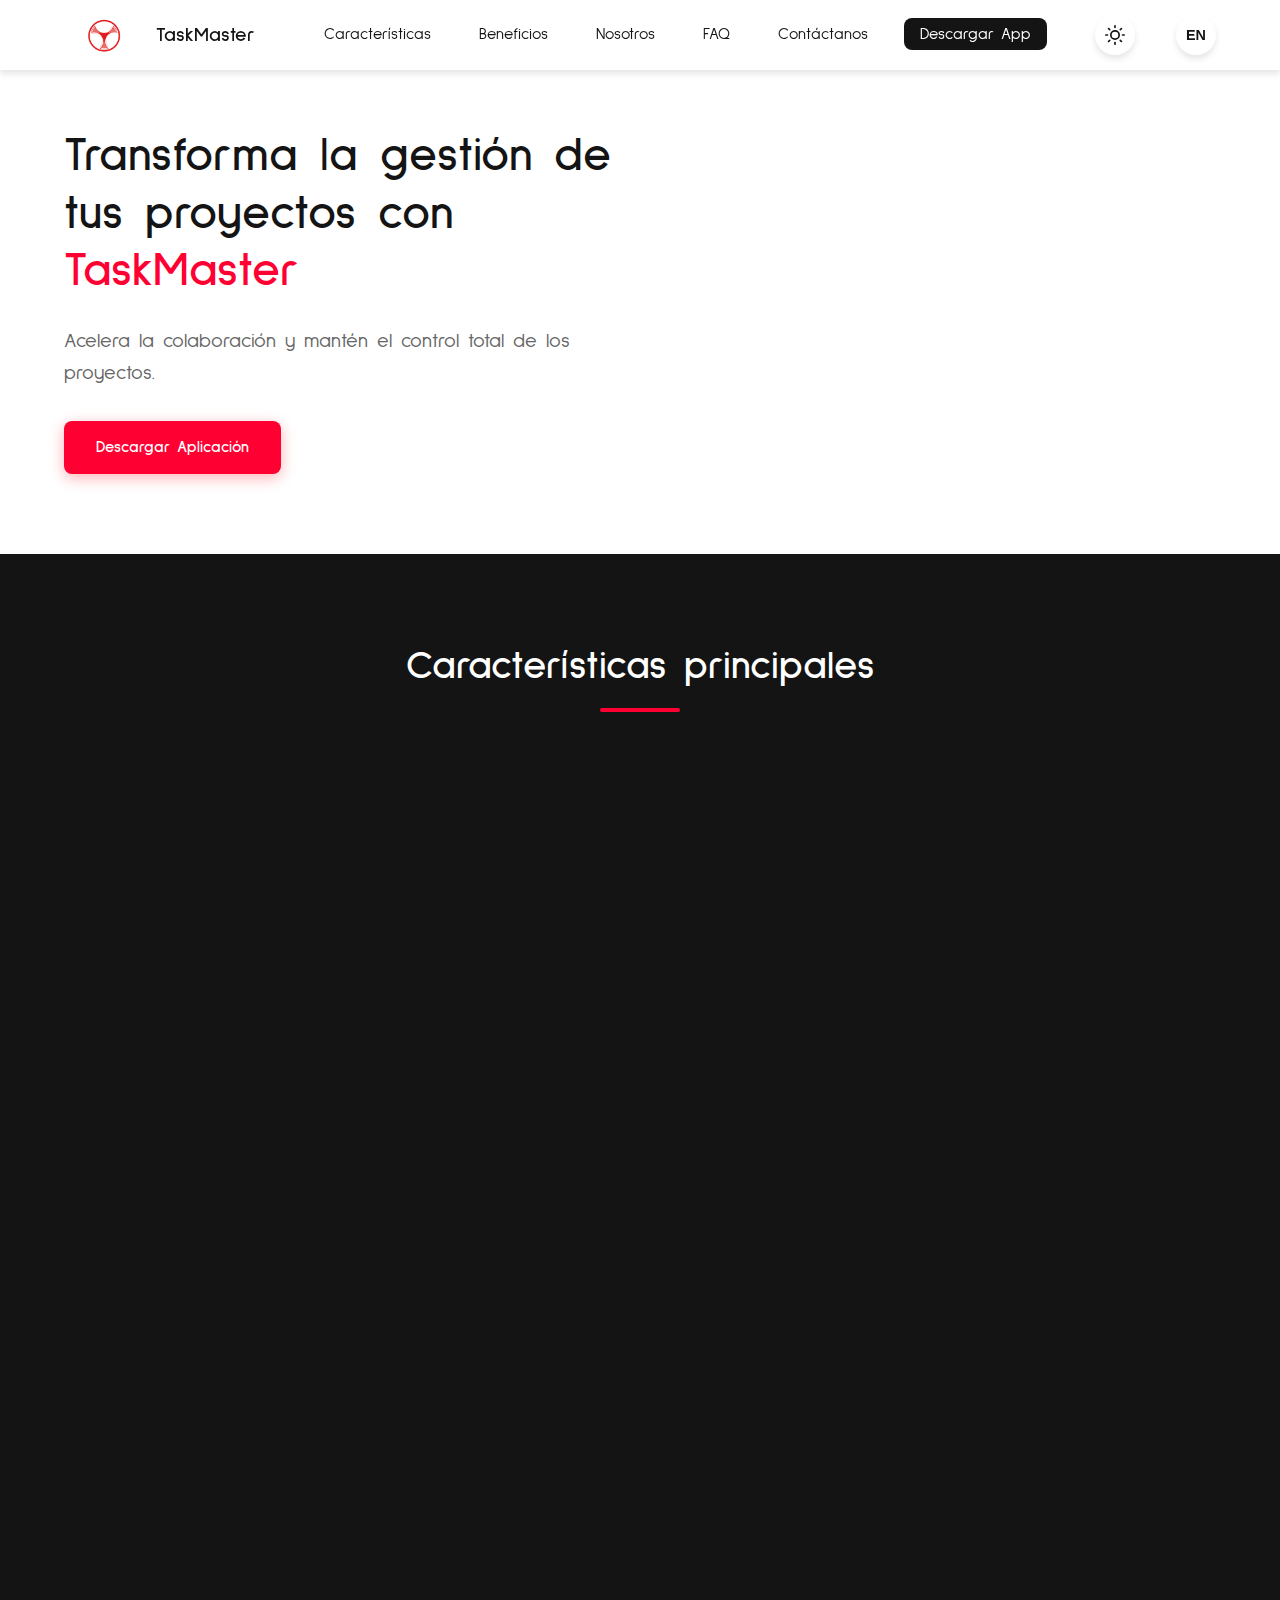
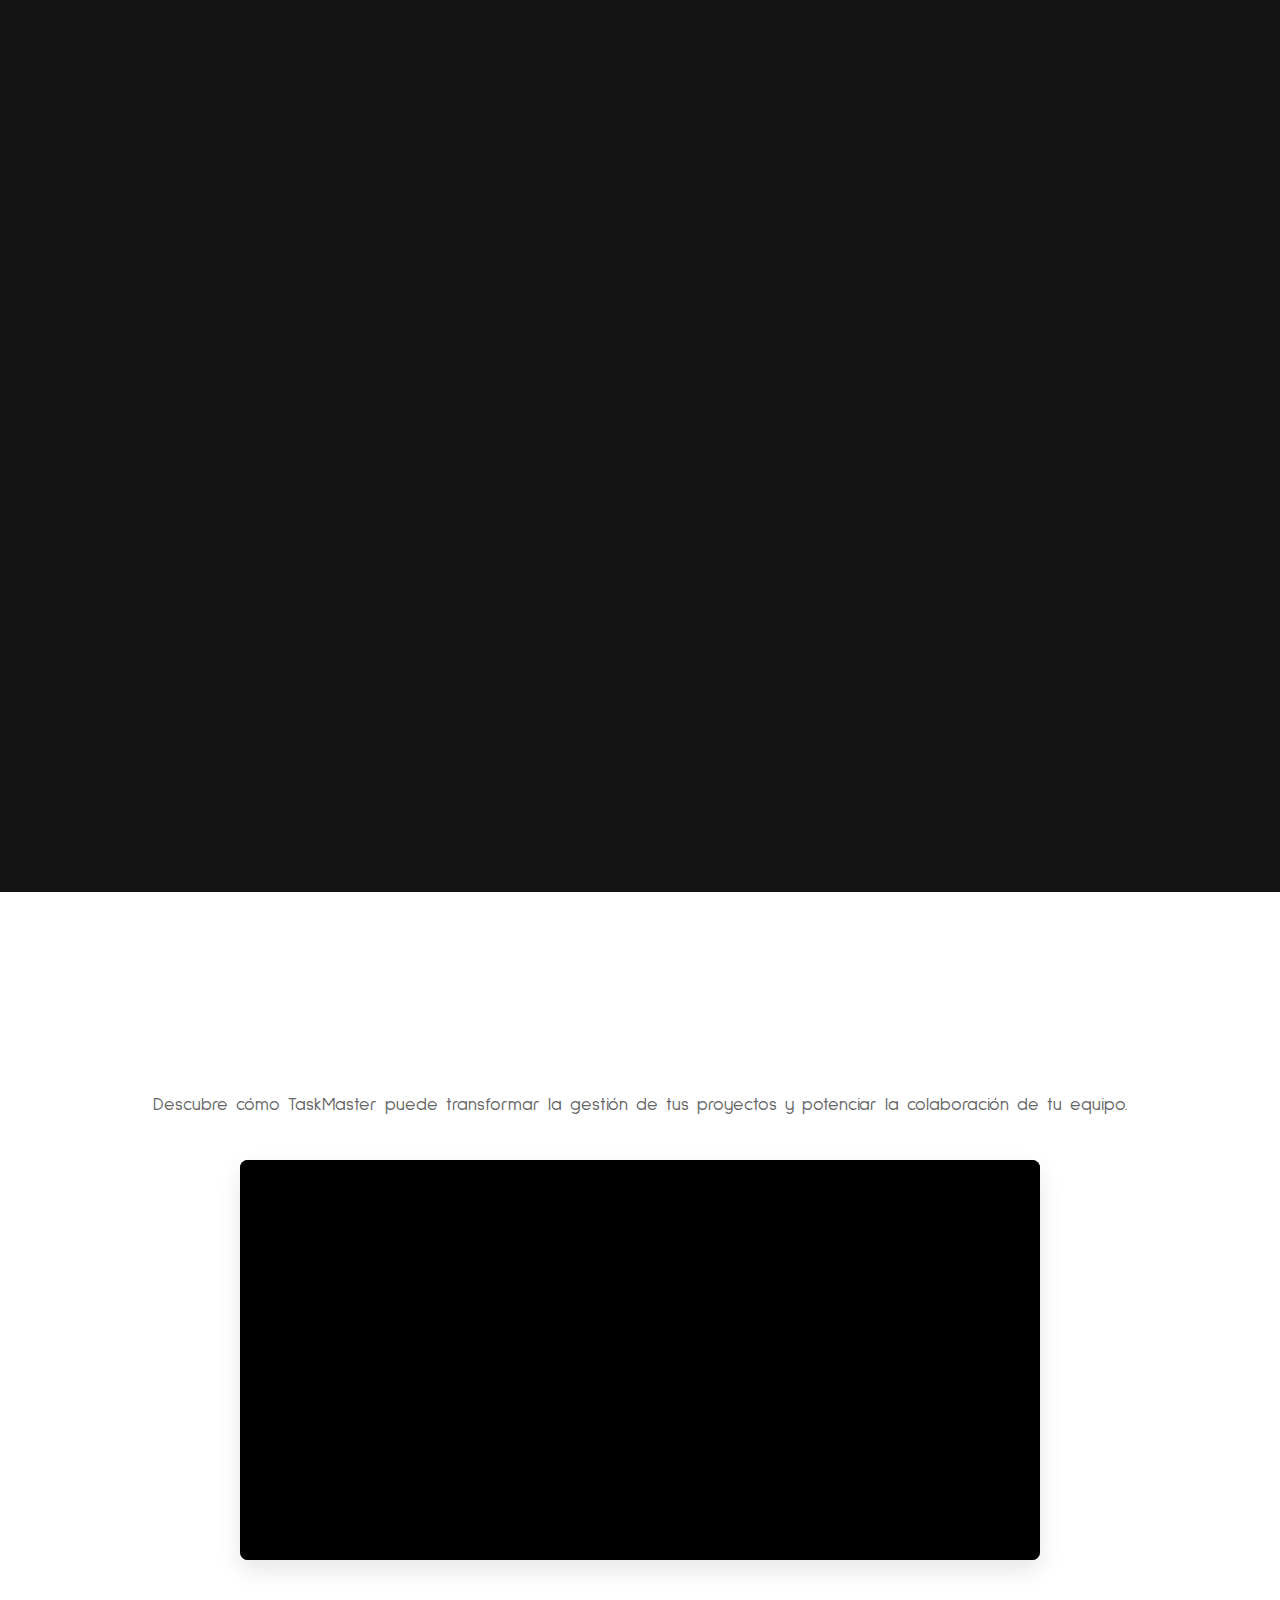
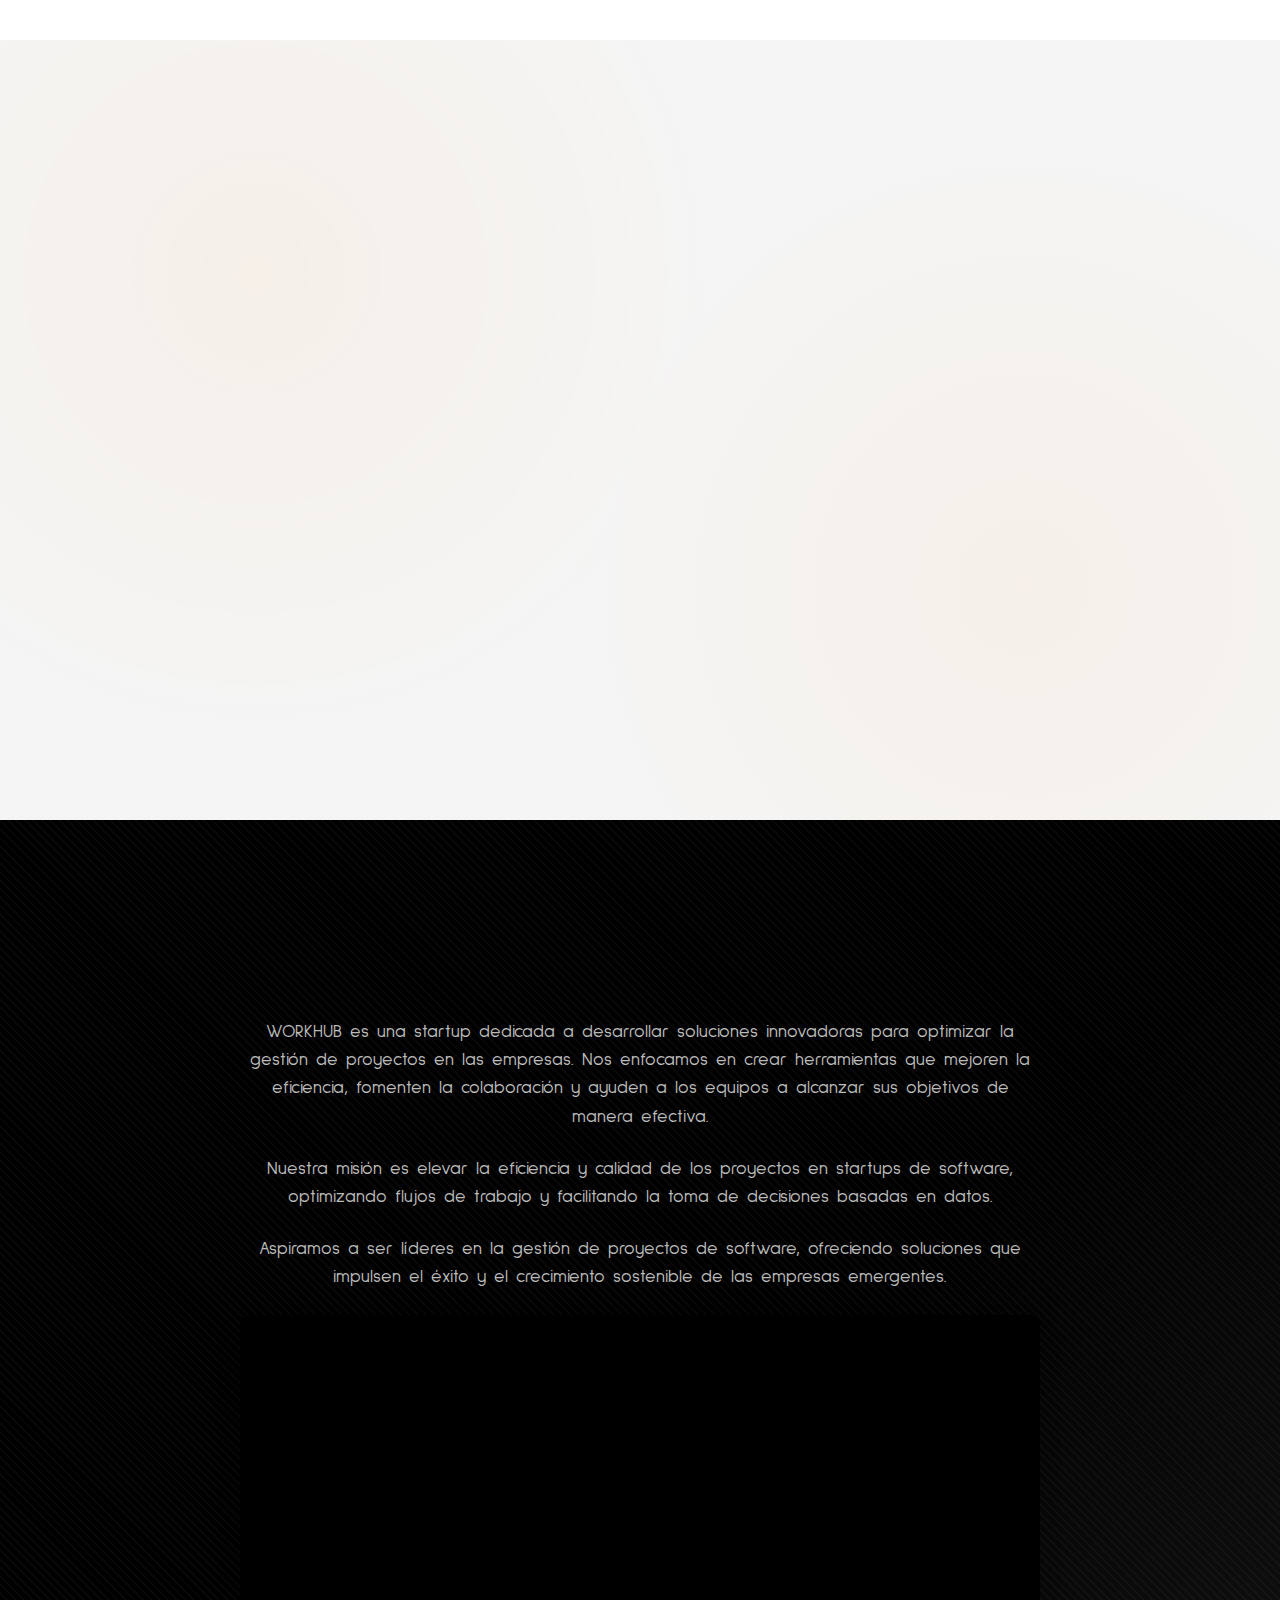
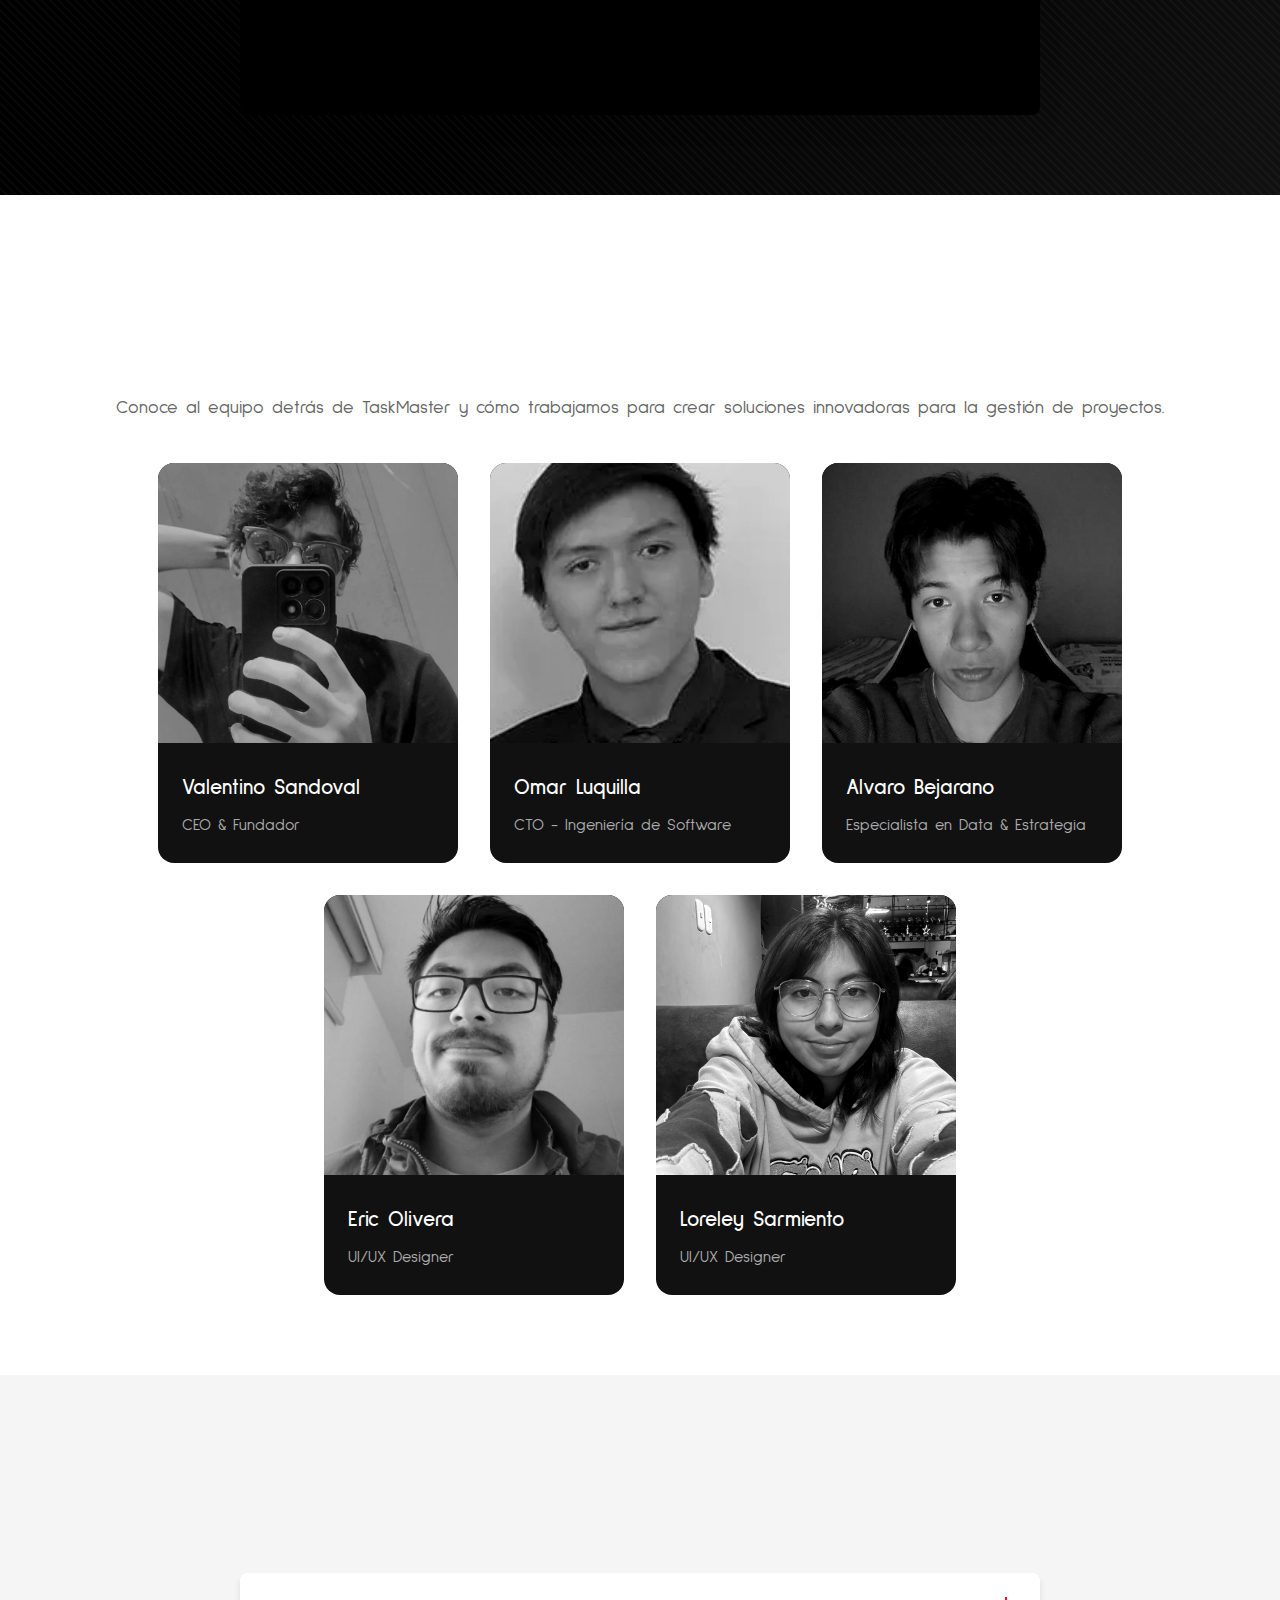
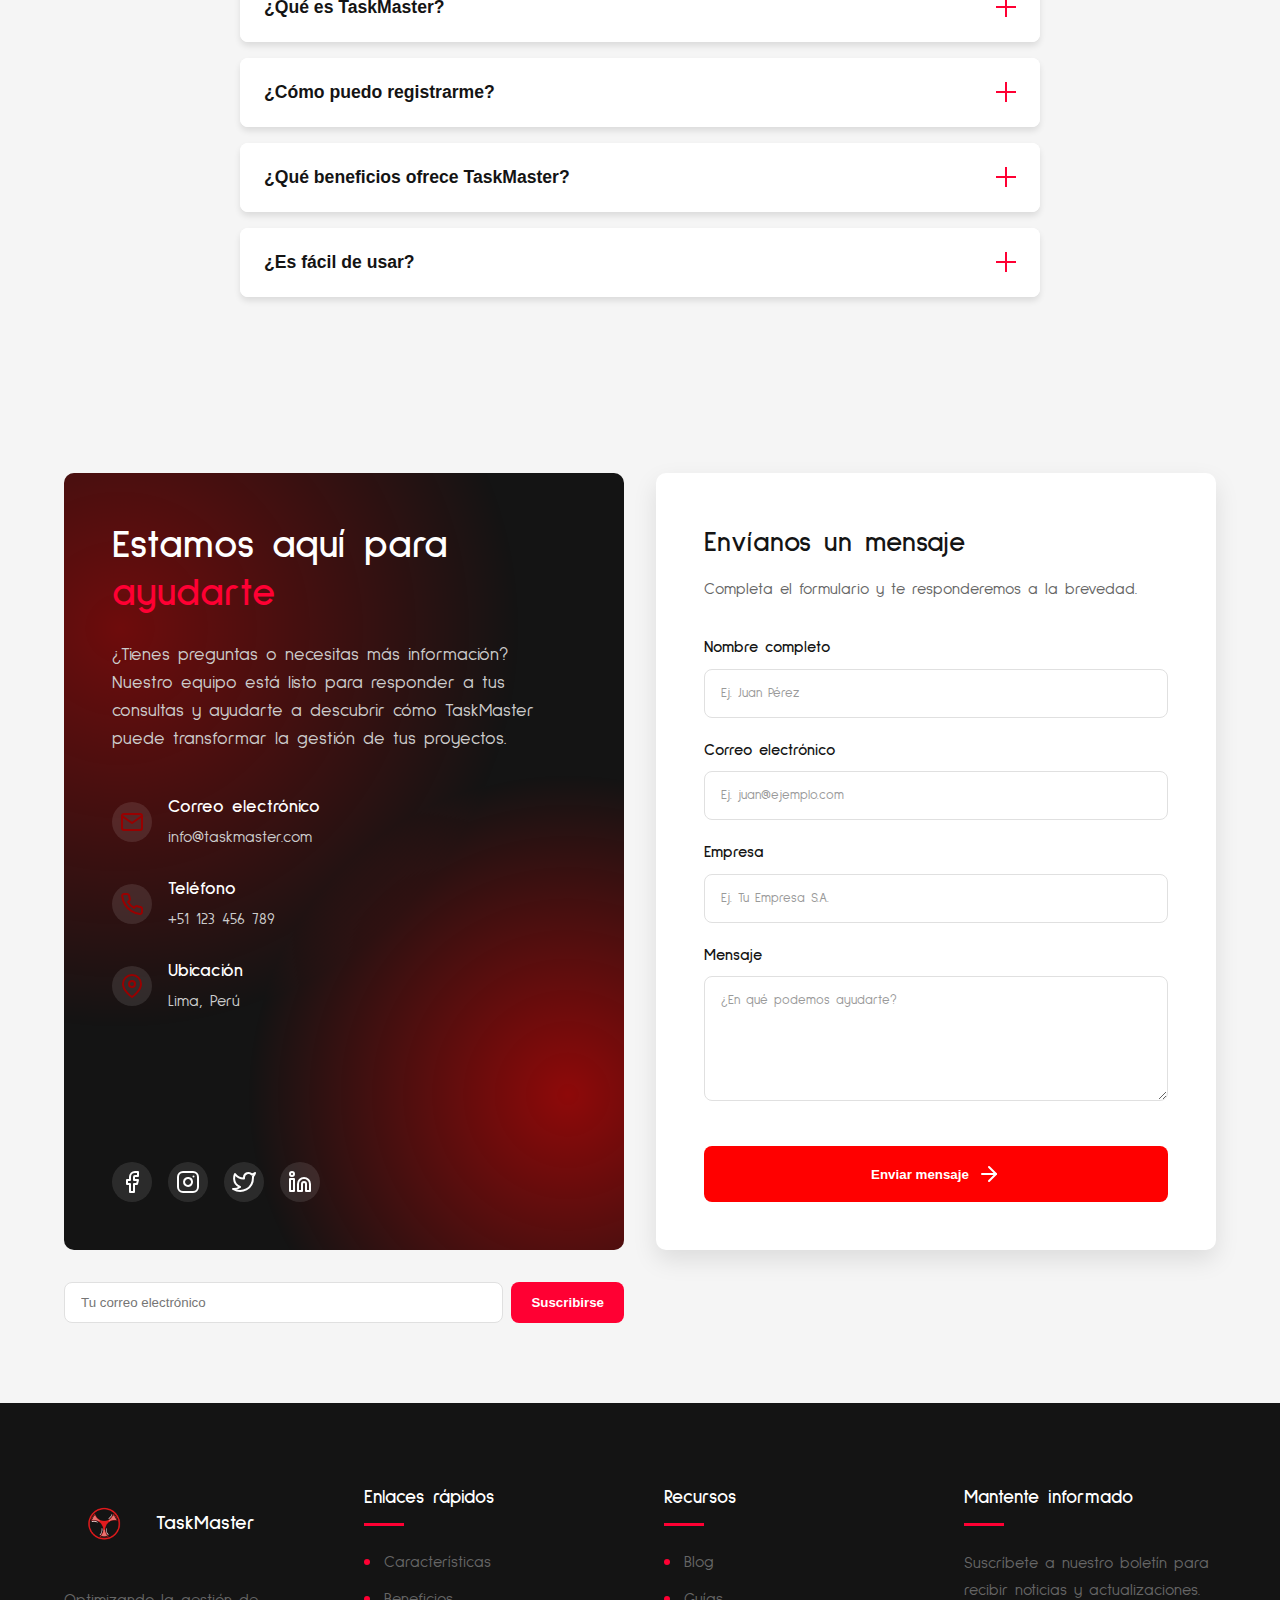
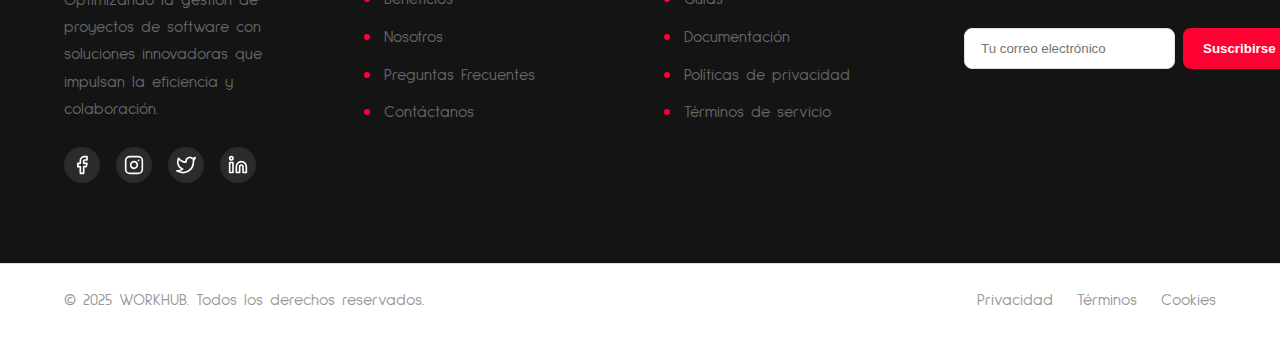
<file: index.html>
<!DOCTYPE html>
<html lang="es">

<head>
  <meta charset="UTF-8">
  <meta http-equiv="X-UA-Compatible" content="IE=edge">
  <meta name="viewport" content="width=device-width, initial-scale=1.0">
  <meta name="description" content="TaskMaster - Una plataforma para optimizar la gestión de proyectos ">
  <link rel="preconnect" href="https://fonts.googleapis.com">
  <link rel="preconnect" href="https://fonts.gstatic.com" crossorigin>
  <link href="https://fonts.googleapis.com/css2?family=Sulphur+Point:wght@300;400;700&display=swap" rel="stylesheet">
  <link rel="stylesheet" href="https://cdn.jsdelivr.net/npm/bootstrap-icons@1.11.3/font/bootstrap-icons.css">
  <title>TaskMaster | Gestión de Proyectos </title>
  <link rel="stylesheet" href="styles/style.css">
</head>

<body>
  <nav class="navbar">
    <div class="nav-container">
      <a href="#" class="nav-logo">
        <img src="img/TaskMaster_logo.png" alt="Logo de TaskMaster" width="80" height="80">
        <span>TaskMaster</span>
      </a>
      <ul class="nav-menu">

        <li><a href="#features" class="nav-link" data-i18n="nav.features">Características</a></li>
        <li><a href="#benefits" class="nav-link" data-i18n="nav.benefits">Beneficios</a></li>
        <li><a href="#about" class="nav-link" data-i18n="nav.about">Nosotros</a></li>
        <li><a href="#faq-section" class="nav-link" data-i18n="nav.faq">FAQ</a></li>
        <li><a href="#contact" class="nav-link" data-i18n="nav.contact">Contáctanos</a></li>
         <li>
        <a href="login.html" class="nav-link button-link" data-i18n="nav.downloadApp" target="_blank">
          Descargar App
        </a>
      </li>
        </li>
      </ul>
      <button class="theme-toggle" aria-label="Cambiar modo oscuro/claro" title="Cambiar tema">
        <svg class="sun-icon" xmlns="http://www.w3.org/2000/svg" width="20" height="20" viewBox="0 0 24 24" fill="none" stroke="currentColor" stroke-width="2" stroke-linecap="round" stroke-linejoin="round">
          <circle cx="12" cy="12" r="5"></circle>
          <line x1="12" y1="1" x2="12" y2="3"></line>
          <line x1="12" y1="21" x2="12" y2="23"></line>
          <line x1="4.22" y1="4.22" x2="5.64" y2="5.64"></line>
          <line x1="18.36" y1="18.36" x2="19.78" y2="19.78"></line>
          <line x1="1" y1="12" x2="3" y2="12"></line>
          <line x1="21" y1="12" x2="23" y2="12"></line>
          <line x1="4.22" y1="19.78" x2="5.64" y2="18.36"></line>
          <line x1="18.36" y1="5.64" x2="19.78" y2="4.22"></line>
        </svg>
        <svg class="moon-icon" xmlns="http://www.w3.org/2000/svg" width="20" height="20" viewBox="0 0 24 24" fill="none" stroke="currentColor" stroke-width="2" stroke-linecap="round" stroke-linejoin="round">
          <path d="M21 12.79A9 9 0 1 1 11.21 3 7 7 0 0 0 21 12.79z"></path>
        </svg>
      </button>
      <button class="language-toggle" aria-label="Cambiar idioma" title="Change Language">
        <span class="lang-text">EN</span>
      </button>
      <button class="hamburger" aria-label="Menú" aria-expanded="false">
        <span class="bar"></span>
        <span class="bar"></span>
        <span class="bar"></span>
      </button>
    </div>
  </nav>

  <header class="hero">
    <div class="hero-container">
      <div class="hero-content">
        <h1 data-i18n="hero.title">Transforma la gestión de tus proyectos con <span class="highlight">TaskMaster</span></h1>
        <p class="hero-description" data-i18n="hero.description">Acelera la colaboración y mantén el control total de proyectos</p>
  <a href="login.html" class="cta-button" data-i18n="hero.cta" target="_blank" rel="noopener">Descargar Aplicación</a>
      </div>
      
    </div>
  </header>

  <main>
    <section id="features" class="features">
      <div class="container">
        <h2 class="section-title" data-i18n="features.title">Características principales</h2>
        <div class="feature-item">
  <div class="feature-image">
    <div class="app-mockup1">
      <div class="phone1">
        <img src="img/sp1.png" alt="Pantalla App" />
      </div>
    </div>
  </div>
  <div class="feature-content">
    <h3 data-i18n="features.sprint_stats.title">Gestión de Proyectos y Tareas</h3>
    <p data-i18n="features.sprint_stats.description">Organiza tus proyectos y tareas en un solo lugar. Asigna responsabilidades, define plazos y prioridades, y permite a los miembros del equipo actualizar su progreso en tiempo real. Asegura un flujo de trabajo ordenado y eficiente, sin duplicidad de esfuerzos.</p>
  </div>
</div>


        <div class="feature-item reverse">
          <div class="feature-image">
    <div class="app-mockup1">
      <div class="phone1">
        <img src="img/sp3.png" alt="Pantalla App" />
      </div>
    </div>
  </div>
          <div class="feature-content">
            <h3 data-i18n="features.team_management.title">Colaboración en Tiempo Real</h3>
            <p data-i18n="features.team_management.description">Facilita la comunicación entre los miembros del equipo mediante notificaciones instantáneas. Los cambios en las tareas y proyectos se reflejan en tiempo real, asegurando que todos los miembros estén siempre alineados y actualizados.</p>
          </div>
          
        </div>

        <div class="feature-item">
          <div class="feature-image">
    <div class="app-mockup1">
      <div class="phone1">
        <img src="img/s23.png" alt="Pantalla App" />
      </div>
    </div>
  </div>
          <div class="feature-content">
            <h3 data-i18n="features.backlog_management.title">Visualización y Seguimiento del Progreso</h3>
            <p data-i18n="features.backlog_management.description">Visualiza el estado de los proyectos y tareas a través de tableros y calendarios interactivos. Permite un seguimiento claro y efectivo del avance, ayudando a los líderes de proyecto a identificar rápidamente posibles retrasos o áreas que requieren atención.</p>
          </div>
        </div>
      </div>
    </section>

    <section id="about-product" class="about-video-section">
      <div class="container">
        <h2 class="section-title" data-i18n="about_product.title">Sobre el producto</h2>
        <p class="about-video-description" data-i18n="about_product.description">Descubre cómo TaskMaster puede transformar la gestión de tus proyectos y potenciar la colaboración de tu equipo.</p>
        <div class="video-wrapper">
            <iframe 
              width="100%" 
              height="400" 
              src="https://www.youtube.com/embed/HepPmj50Afk" 
              title="Sobre el producto" 
              frameborder="0" 
              allow="accelerometer; autoplay; clipboard-write; encrypted-media; gyroscope; picture-in-picture" 
              allowfullscreen>
            </iframe>
        </div>
      </div>
    </section>

    <section id="benefits" class="benefits">
      <div class="container">
        <h2 class="section-title" data-i18n="benefits.title">Beneficios</h2>
        <div class="benefits-grid">
          <div class="benefit-card">
            <div class="benefit-icon">
              <svg xmlns="http://www.w3.org/2000/svg" viewBox="0 0 24 24" width="64" height="64" fill="none"
                stroke="#940101" stroke-width="1.5" stroke-linecap="round" stroke-linejoin="round">
                <path d="M17 21v-2a4 4 0 0 0-4-4H5a4 4 0 0 0-4 4v2"></path>
                <circle cx="9" cy="7" r="4"></circle>
                <path d="M23 21v-2a4 4 0 0 0-3-3.87"></path>
                <path d="M16 3.13a4 4 0 0 1 0 7.75"></path>
              </svg>
            </div>
            <h3 data-i18n="benefits.work_environment.title">Mejora el ambiente laboral</h3>
            <p data-i18n="benefits.work_environment.description">Mejora la gestión del trabajo con TaskMaster y reduce así la incertidumbre, generando un ambiente más
              organizado y menos conflictivo.</p>
            <a href="#features" class="benefit-link" data-i18n="benefits.work_environment.link">Descubre cómo <span>&rarr;</span></a>
          </div>

          <div class="benefit-card">
            <div class="benefit-icon">
              <svg xmlns="http://www.w3.org/2000/svg" viewBox="0 0 24 24" width="64" height="64" fill="none"
                stroke="#940101" stroke-width="1.5" stroke-linecap="round" stroke-linejoin="round">
                <rect x="2" y="3" width="20" height="14" rx="2" ry="2"></rect>
                <line x1="8" y1="21" x2="16" y2="21"></line>
                <line x1="12" y1="17" x2="12" y2="21"></line>
              </svg>
            </div>
            <h3 data-i18n="benefits.transparency.title">Aumenta la transparencia</h3>
            <p data-i18n="benefits.transparency.description">Proporciona visibilidad total del progreso y los problemas del proyecto a todos los interesados,
              mejorando la confianza y la responsabilidad.</p>
            <a href="#features" class="benefit-link" data-i18n="benefits.transparency.link">Explora más <span>&rarr;</span></a>
          </div>

          <div class="benefit-card">
            <div class="benefit-icon">
              <svg xmlns="http://www.w3.org/2000/svg" viewBox="0 0 24 24" width="64" height="64" fill="none"
                stroke="#940101" stroke-width="1.5" stroke-linecap="round" stroke-linejoin="round">
                <path d="M1 12s4-8 11-8 11 8 11 8-4 8-11 8-11-8-11-8z"></path>
                <circle cx="12" cy="12" r="3"></circle>
              </svg>
            </div>
            <h3 data-i18n="benefits.decision_making.title">Mejora la toma de decisiones</h3>
            <p data-i18n="benefits.decision_making.description">Proporciona datos en tiempo real y análisis predictivos que permiten tomar decisiones informadas y
              reducir el riesgo de fracaso.</p>
            <a href="#features" class="benefit-link" data-i18n="benefits.decision_making.link">Conoce más <span>&rarr;</span></a>
          </div>
        </div>
      </div>
    </section>

    <section id="about" class="about">
      <div class="container">
        <h2 class="section-title" data-i18n="about.title">Nosotros</h2>
        <div class="about-content">
          <p data-i18n="about.description">WORKHUB es una startup dedicada a desarrollar soluciones innovadoras para optimizar la gestión de proyectos. 
            Nos enfocamos en crear herramientas que mejoren la eficiencia, fomenten la
            colaboración y ayuden a los equipos a alcanzar sus objetivos de manera efectiva.</p>

          <p data-i18n="about.mission">Nuestra misión es elevar la eficiencia y calidad de los proyectos en startups, optimizando
            flujos de trabajo y facilitando la toma de decisiones basadas en datos.</p>

          <p data-i18n="about.vision">Aspiramos a ser líderes en la gestión de proyectos, ofreciendo soluciones que impulsen el éxito
            y el crecimiento sostenible de las empresas emergentes.</p>
        </div>
          <div class="video-wrapper about-video">
            <iframe 
              width="100%" 
              height="400" 
              src="https://www.youtube.com/embed/IVBsifxpkQI" 
              title="Sobre Nosotros" 
              frameborder="0" 
              allow="accelerometer; autoplay; clipboard-write; encrypted-media; gyroscope; picture-in-picture" 
              allowfullscreen>
            </iframe>
          </div>
      </div>
    </section>
  

    <section id="about-team" class="about-video-section">
  <div class="container">
    <h2 class="section-title"data-i18n="about_team.title">Sobre el equipo</h2>
    <p class="about-video-description" data-i18n="about_team.description">Conoce al equipo detrás de TaskMaster y cómo trabajamos para crear soluciones innovadoras para la gestión de proyectos de software.</p>
  
    <div class="team-grid">
      <!-- Card 1 -->
      <div class="team-card">
        <img src="img/valentinoaa.png" alt="Integrante 1">
        <div class="team-info">
          <h3>Valentino Sandoval</h3>
          <p>CEO & Fundador</p>
        </div>
      </div>

      <!-- Card 2 -->
      <div class="team-card">
        <img src="img/Omar.png" alt="Integrante 2">
        <div class="team-info">
          <h3>Omar Luquilla</h3>
          <p>CTO - Ingeniería de Software</p>
        </div>
      </div>

      <!-- Card 3 -->
      <div class="team-card">
        <img src="img/Alvaro.png" alt="Integrante 3">
        <div class="team-info">
          <h3>Alvaro Bejarano</h3>
          <p>Especialista en Data & Estrategia</p>
        </div>
      </div>

      <!-- Card 4 -->
      <div class="team-card">
        <img src="img/Eric.png" alt="Integrante 4">
        <div class="team-info">
          <h3>Eric Olivera</h3>
          <p>UI/UX Designer</p>
        </div>
      </div>
      <!-- Card 4 -->
      <div class="team-card">
        <img src="img/Lore.png" alt="Integrante 4">
        <div class="team-info">
          <h3>Loreley Sarmiento</h3>
          <p>UI/UX Designer</p>
        </div>
      </div>
    </div>
  </div>
</section>

    <section id="faq-section" class="faq-section">
      <div class="container">
        <h2 class="section-title" data-i18n="faq.title">Preguntas Frecuentes</h2>
        <div class="faq-list">
          <div class="faq-item">
            <button class="faq-question" aria-expanded="false">
              <span data-i18n="faq.what_is.question">¿Qué es TaskMaster?</span>
              <span class="faq-icon"></span>
            </button>
            <div class="faq-answer">
              <p data-i18n="faq.what_is.answer">TaskMaster es una plataforma diseñada para optimizar la gestión de proyectos en empresas de software,
                facilitando la colaboración y el seguimiento del progreso del equipo.</p>
            </div>
          </div>

          <div class="faq-item">
            <button class="faq-question" aria-expanded="false">
              <span data-i18n="faq.how_to_register.question">¿Cómo puedo registrarme?</span>
              <span class="faq-icon"></span>
            </button>
            <div class="faq-answer">
              <p data-i18n="faq.how_to_register.answer">Puedes registrarte haciendo clic en el botón "Registrarse" en la parte superior de la página y
                siguiendo las instrucciones.</p>
            </div>
          </div>

          <div class="faq-item">
            <button class="faq-question" aria-expanded="false">
              <span data-i18n="faq.benefits.question">¿Qué beneficios ofrece TaskMaster?</span>
              <span class="faq-icon"></span>
            </button>
            <div class="faq-answer">
              <p data-i18n="faq.benefits.answer">TaskMaster ofrece mejoras en la transparencia, la toma de decisiones y el ambiente laboral, entre otros
                beneficios que optimizan la gestión de proyectos.</p>
            </div>
          </div>

          <div class="faq-item">
            <button class="faq-question" aria-expanded="false">
              <span data-i18n="faq.easy_to_use.question">¿Es fácil de usar?</span>
              <span class="faq-icon"></span>
            </button>
            <div class="faq-answer">
              <p data-i18n="faq.easy_to_use.answer">Sí, TaskMaster es fácil de usar para cualquier usuario que quiera gestionar un proyecto usando método
                SCRUM.</p>
            </div>
          </div>
        </div>
      </div>
    </section>

    <section id="contact" class="contact">
      <div class="container">
        <div class="contact-wrapper">
          <div class="contact-info">
            <h2 data-i18n="contact.title">Estamos aquí para <span class="highlight">ayudarte</span></h2>
            <p class="contact-description" data-i18n="contact.description">¿Tienes preguntas o necesitas más información? Nuestro equipo está listo para
              responder a tus consultas y ayudarte a descubrir cómo TaskMaster puede transformar la gestión de tus
              proyectos.</p>

            <div class="contact-methods">
              <div class="contact-method">
                <div class="contact-icon">
                  <svg xmlns="http://www.w3.org/2000/svg" viewBox="0 0 24 24" width="24" height="24" fill="none"
                    stroke="currentColor" stroke-width="2" stroke-linecap="round" stroke-linejoin="round">
                    <path d="M4 4h16c1.1 0 2 .9 2 2v12c0 1.1-.9 2-2 2H4c-1.1 0-2-.9-2-2V6c0-1.1.9-2 2-2z"></path>
                    <polyline points="22,6 12,13 2,6"></polyline>
                  </svg>
                </div>
                <div class="contact-text">
                  <h3 data-i18n="contact.email.label">Correo electrónico</h3>
                  <p>info@taskmaster.com</p>
                </div>
              </div>

              <div class="contact-method">
                <div class="contact-icon">
                  <svg xmlns="http://www.w3.org/2000/svg" viewBox="0 0 24 24" width="24" height="24" fill="none"
                    stroke="currentColor" stroke-width="2" stroke-linecap="round" stroke-linejoin="round">
                    <path
                      d="M22 16.92v3a2 2 0 0 1-2.18 2 19.79 19.79 0 0 1-8.63-3.07 19.5 19.5 0 0 1-6-6 19.79 19.79 0 0 1-3.07-8.67A2 2 0 0 1 4.11 2h3a2 2 0 0 1 2 1.72 12.84 12.84 0 0 0 .7 2.81 2 2 0 0 1-.45 2.11L8.09 9.91a16 16 0 0 0 6 6l1.27-1.27a2 2 0 0 1 2.11-.45 12.84 12.84 0 0 0 2.81.7A2 2 0 0 1 22 16.92z">
                    </path>
                  </svg>
                </div>
                <div class="contact-text">
                  <h3 data-i18n="contact.phone.label">Teléfono</h3>
                  <p>+51 123 456 789</p>
                </div>
              </div>

              <div class="contact-method">
                <div class="contact-icon">
                  <svg xmlns="http://www.w3.org/2000/svg" viewBox="0 0 24 24" width="24" height="24" fill="none"
                    stroke="currentColor" stroke-width="2" stroke-linecap="round" stroke-linejoin="round">
                    <path d="M21 10c0 7-9 13-9 13s-9-6-9-13a9 9 0 0 1 18 0z"></path>
                    <circle cx="12" cy="10" r="3"></circle>
                  </svg>
                </div>
                <div class="contact-text">
                  <h3 data-i18n="contact.location.label">Ubicación</h3>
                  <p data-i18n="contact.location.value">Lima, Perú</p>
                </div>
              </div>
            </div>

            <div class="contact-social">
              <a href="https://www.facebook.com" class="social-icon" target="_blank" rel="noopener"
                aria-label="Facebook">
                <svg xmlns="http://www.w3.org/2000/svg" width="24" height="24" viewBox="0 0 24 24" fill="none"
                  stroke="currentColor" stroke-width="2" stroke-linecap="round" stroke-linejoin="round">
                  <path d="M18 2h-3a5 5 0 0 0-5 5v3H7v4h3v8h4v-8h3l1-4h-4V7a1 1 0 0 1 1-1h3z"></path>
                </svg>
              </a>
              <a href="https://www.instagram.com" class="social-icon" target="_blank" rel="noopener"
                aria-label="Instagram">
                <svg xmlns="http://www.w3.org/2000/svg" width="24" height="24" viewBox="0 0 24 24" fill="none"
                  stroke="currentColor" stroke-width="2" stroke-linecap="round" stroke-linejoin="round">
                  <rect x="2" y="2" width="20" height="20" rx="5" ry="5"></rect>
                  <path d="M16 11.37A4 4 0 1 1 12.63 8 4 4 0 0 1 16 11.37z"></path>
                  <line x1="17.5" y1="6.5" x2="17.51" y2="6.5"></line>
                </svg>
              </a>
              <a href="https://twitter.com" class="social-icon" target="_blank" rel="noopener" aria-label="Twitter">
                <svg xmlns="http://www.w3.org/2000/svg" width="24" height="24" viewBox="0 0 24 24" fill="none"
                  stroke="currentColor" stroke-width="2" stroke-linecap="round" stroke-linejoin="round">
                  <path
                    d="M23 3a10.9 10.9 0 0 1-3.14 1.53 4.48 4.48 0 0 0-7.86 3v1A10.66 10.66 0 0 1 3 4s-4 9 5 13a11.64 11.64 0 0 1-7 2c9 5 20 0 20-11.5a4.5 4.5 0 0 0-.08-.83A7.72 7.72 0 0 0 23 3z">
                  </path>
                </svg>
              </a>
              <a href="https://linkedin.com" class="social-icon" target="_blank" rel="noopener" aria-label="LinkedIn">
                <svg xmlns="http://www.w3.org/2000/svg" width="24" height="24" viewBox="0 0 24 24" fill="none"
                  stroke="currentColor" stroke-width="2" stroke-linecap="round" stroke-linejoin="round">
                  <path d="M16 8a6 6 0 0 1 6 6v7h-4v-7a2 2 0 0 0-2-2 2 2 0 0 0-2 2v7h-4v-7a6 6 0 0 1 6-6z"></path>
                  <rect x="2" y="9" width="4" height="12"></rect>
                  <circle cx="4" cy="4" r="2"></circle>
                </svg>
              </a>
            </div>
          </div>

          <!-- Formulario de contacto para EmailJS -->
          <div class="form-card">
            <h3 data-i18n="contact.form.title">Envíanos un mensaje</h3>
            <p data-i18n="contact.form.subtitle">Completa el formulario y te responderemos a la brevedad.</p>

            <form class="contact-form" id="contactForm">
              <div class="form-group">
                <label for="nombre" data-i18n="contact.form.name">Nombre completo</label>
                <input type="text" id="nombre" name="from_name" data-i18n-placeholder="contact.form.name_placeholder" placeholder="Ej. Juan Pérez" required
                  aria-required="true">
              </div>

              <div class="form-group">
                <label for="email" data-i18n="contact.form.email">Correo electrónico</label>
                <input type="email" id="email" name="from_email" data-i18n-placeholder="contact.form.email_placeholder" placeholder="Ej. juan@ejemplo.com" required
                  aria-required="true">
              </div>

              <div class="form-group">
                <label for="empresa" data-i18n="contact.form.company">Empresa</label>
                <input type="text" id="empresa" name="company" data-i18n-placeholder="contact.form.company_placeholder" placeholder="Ej. Tu Empresa S.A.">
              </div>

              <div class="form-group">
                <label for="mensaje" data-i18n="contact.form.message">Mensaje</label>
                <textarea id="mensaje" name="message" rows="5" data-i18n-placeholder="contact.form.message_placeholder" placeholder="¿En qué podemos ayudarte?" required
                  aria-required="true"></textarea>
              </div>

              <button type="submit" class="submit-button">
                <span class="button-text" data-i18n="contact.form.submit">Enviar mensaje</span>
                <svg xmlns="http://www.w3.org/2000/svg" width="24" height="24" fill="none" stroke="currentColor"
                  stroke-width="2" stroke-linecap="round" stroke-linejoin="round">
                  <line x1="5" y1="12" x2="19" y2="12"></line>
                  <polyline points="12 5 19 12 12 19"></polyline>
                </svg>
              </button>
            </form>
          </div>

          <!-- Formulario de newsletter para EmailJS -->
          <form class="newsletter-form">
            <input type="email" name="subscriber_email" data-i18n-placeholder="contact.newsletter.placeholder" placeholder="Tu correo electrónico" required>
            <button type="submit" data-i18n="contact.newsletter.button">Suscribirse</button>
          </form>
        </div>
      </div>
      </div>
    </section>
  </main>

  <footer class="footer">
    <div class="footer-top">
      <div class="container">
        <div class="footer-grid">
          <div class="footer-info">
            <a href="#" class="footer-logo">
              <img src="img/TaskMaster_logo.png" alt="Logo de TaskMaster" width="80" height="80">
              <span>TaskMaster</span>
            </a>
            <p data-i18n="footer.description">Optimizando la gestión de proyectos de software con soluciones innovadoras que impulsan la eficiencia y
              colaboración.</p>
            <div class="footer-social">
              <a href="https://www.facebook.com" target="_blank" rel="noopener" aria-label="Facebook"
                class="social-link">
                <svg xmlns="http://www.w3.org/2000/svg" width="20" height="20" viewBox="0 0 24 24" fill="none"
                  stroke="currentColor" stroke-width="2" stroke-linecap="round" stroke-linejoin="round">
                  <path d="M18 2h-3a5 5 0 0 0-5 5v3H7v4h3v8h4v-8h3l1-4h-4V7a1 1 0 0 1 1-1h3z"></path>
                </svg>
              </a>
              <a href="https://www.instagram.com" target="_blank" rel="noopener" aria-label="Instagram"
                class="social-link">
                <svg xmlns="http://www.w3.org/2000/svg" width="20" height="20" viewBox="0 0 24 24" fill="none"
                  stroke="currentColor" stroke-width="2" stroke-linecap="round" stroke-linejoin="round">
                  <rect x="2" y="2" width="20" height="20" rx="5" ry="5"></rect>
                  <path d="M16 11.37A4 4 0 1 1 12.63 8 4 4 0 0 1 16 11.37z"></path>
                  <line x1="17.5" y1="6.5" x2="17.51" y2="6.5"></line>
                </svg>
              </a>
              <a href="https://www.x.com" target="_blank" rel="noopener" aria-label="X (Twitter)" class="social-link">
                <svg xmlns="http://www.w3.org/2000/svg" width="20" height="20" viewBox="0 0 24 24" fill="none"
                  stroke="currentColor" stroke-width="2" stroke-linecap="round" stroke-linejoin="round">
                  <path
                    d="M23 3a10.9 10.9 0 0 1-3.14 1.53 4.48 4.48 0 0 0-7.86 3v1A10.66 10.66 0 0 1 3 4s-4 9 5 13a11.64 11.64 0 0 1-7 2c9 5 20 0 20-11.5a4.5 4.5 0 0 0-.08-.83A7.72 7.72 0 0 0 23 3z">
                  </path>
                </svg>
              </a>
              <a href="https://www.linkedin.com" target="_blank" rel="noopener" aria-label="LinkedIn"
                class="social-link">
                <svg xmlns="http://www.w3.org/2000/svg" width="20" height="20" viewBox="0 0 24 24" fill="none"
                  stroke="currentColor" stroke-width="2" stroke-linecap="round" stroke-linejoin="round">
                  <path d="M16 8a6 6 0 0 1 6 6v7h-4v-7a2 2 0 0 0-2-2 2 2 0 0 0-2 2v7h-4v-7a6 6 0 0 1 6-6z"></path>
                  <rect x="2" y="9" width="4" height="12"></rect>
                  <circle cx="4" cy="4" r="2"></circle>
                </svg>
              </a>
            </div>
          </div>

          <div class="footer-links">
            <h3 data-i18n="footer.quick_links">Enlaces rápidos</h3>
            <ul>
              <li><a href="#features" data-i18n="nav.features">Características</a></li>
              <li><a href="#benefits" data-i18n="nav.benefits">Beneficios</a></li>
              <li><a href="#about" data-i18n="nav.about">Nosotros</a></li>
              <li><a href="#faq-section" data-i18n="faq.title">Preguntas frecuentes</a></li>
              <li><a href="#contact" data-i18n="nav.contact">Contáctanos</a></li>
            </ul>
          </div>

          <div class="footer-links">
            <h3 data-i18n="footer.resources">Recursos</h3>
            <ul>
              <li><a href="#" data-i18n="footer.blog">Blog</a></li>
              <li><a href="#" data-i18n="footer.guides">Guías</a></li>
              <li><a href="#" data-i18n="footer.documentation">Documentación</a></li>
              <li><a href="#" data-i18n="footer.privacy_policy">Políticas de privacidad</a></li>
              <li><a href="#" data-i18n="footer.terms_service">Términos de servicio</a></li>
            </ul>
          </div>

          <div class="footer-newsletter">
            <h3 data-i18n="footer.newsletter.title">Mantente informado</h3>
            <p data-i18n="footer.newsletter.description">Suscríbete a nuestro boletín para recibir noticias y actualizaciones.</p>
            <form class="newsletter-form">
              <input type="email" data-i18n-placeholder="contact.newsletter.placeholder" placeholder="Tu correo electrónico" required>
              <button type="submit" data-i18n="contact.newsletter.button">Suscribirse</button>
            </form>
          </div>
        </div>
      </div>
    </div>

    <div class="footer-bottom">
      <div class="container">
        <div class="footer-bottom-content">
          <p data-i18n="footer.copyright">&copy; 2025 WORKHUB1. Todos los derechos reservados.</p>
          <div class="footer-bottom-links">
            <a href="#" data-i18n="footer.privacy">Privacidad</a>
            <a href="#" data-i18n="footer.terms">Términos</a>
            <a href="#" data-i18n="footer.cookies">Cookies</a>
          </div>
        </div>
      </div>
    </div>
  </footer>

  <script type="text/javascript" src="https://cdn.emailjs.com/sdk/3.6.2/email.min.js" defer></script>
  <script src="js/script.js" defer></script>

</body>

</html>
</file>
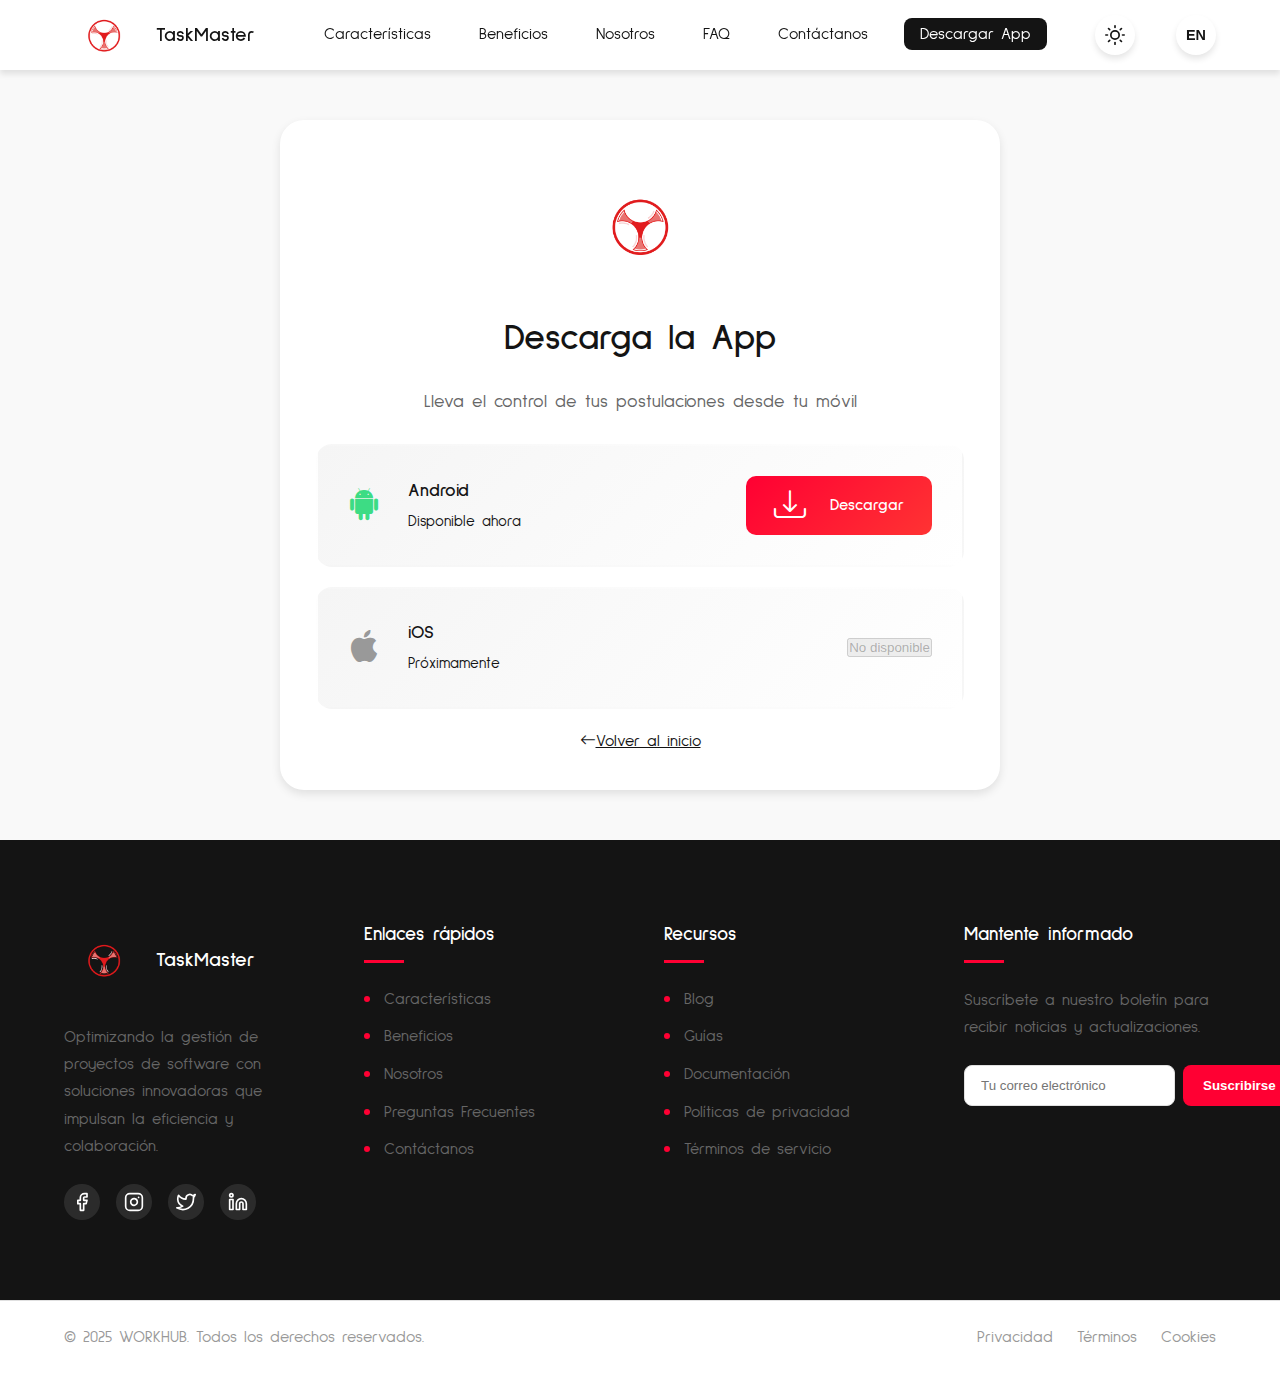
<file: login.html>
<!DOCTYPE html>
<html lang="es">

<head>
  <meta charset="UTF-8">
  <meta http-equiv="X-UA-Compatible" content="IE=edge">
  <meta name="viewport" content="width=device-width, initial-scale=1.0">
  <meta name="description" content="TaskMaster - Una plataforma para optimizar la gestión de proyectos ">
  <link rel="preconnect" href="https://fonts.googleapis.com">
  <link rel="preconnect" href="https://fonts.gstatic.com" crossorigin>
  <link href="https://fonts.googleapis.com/css2?family=Sulphur+Point:wght@300;400;700&display=swap" rel="stylesheet">
  <link rel="stylesheet" href="https://cdn.jsdelivr.net/npm/bootstrap-icons@1.11.3/font/bootstrap-icons.css">
  <title>TaskMaster | Gestión de Proyectos </title>
  <link rel="stylesheet" href="styles/style.css">
</head>

<body>
  <nav class="navbar">
    <div class="nav-container">
      <a href="#" class="nav-logo">
        <img src="img/TaskMaster_logo.png" alt="Logo de TaskMaster" width="80" height="80">
        <span>TaskMaster</span>
      </a>
        <ul class="nav-menu">

  <li><a href="index.html#features" class="nav-link" data-i18n="nav.features">Características</a></li>
  <li><a href="index.html#benefits" class="nav-link" data-i18n="nav.benefits">Beneficios</a></li>
  <li><a href="index.html#about" class="nav-link" data-i18n="nav.about">Nosotros</a></li>
  <li><a href="index.html#faq-section" class="nav-link" data-i18n="nav.faq">FAQ</a></li>
  <li><a href="index.html#contact" class="nav-link" data-i18n="nav.contact">Contáctanos</a></li>
         <li>
        <a href="login.html" class="nav-link button-link" data-i18n="nav.downloadApp" target="_blank">
          Descargar App
        </a>
      </li>
        </li>
      </ul>
      <button class="theme-toggle" aria-label="Cambiar modo oscuro/claro" title="Cambiar tema">
        <svg class="sun-icon" xmlns="http://www.w3.org/2000/svg" width="20" height="20" viewBox="0 0 24 24" fill="none" stroke="currentColor" stroke-width="2" stroke-linecap="round" stroke-linejoin="round">
          <circle cx="12" cy="12" r="5"></circle>
          <line x1="12" y1="1" x2="12" y2="3"></line>
          <line x1="12" y1="21" x2="12" y2="23"></line>
          <line x1="4.22" y1="4.22" x2="5.64" y2="5.64"></line>
          <line x1="18.36" y1="18.36" x2="19.78" y2="19.78"></line>
          <line x1="1" y1="12" x2="3" y2="12"></line>
          <line x1="21" y1="12" x2="23" y2="12"></line>
          <line x1="4.22" y1="19.78" x2="5.64" y2="18.36"></line>
          <line x1="18.36" y1="5.64" x2="19.78" y2="4.22"></line>
        </svg>
        <svg class="moon-icon" xmlns="http://www.w3.org/2000/svg" width="20" height="20" viewBox="0 0 24 24" fill="none" stroke="currentColor" stroke-width="2" stroke-linecap="round" stroke-linejoin="round">
          <path d="M21 12.79A9 9 0 1 1 11.21 3 7 7 0 0 0 21 12.79z"></path>
        </svg>
      </button>
      <button class="language-toggle" aria-label="Cambiar idioma" title="Change Language">
        <span class="lang-text">EN</span>
      </button>
      <button class="hamburger" aria-label="Menú" aria-expanded="false">
        <span class="bar"></span>
        <span class="bar"></span>
        <span class="bar"></span>
      </button>
    </div>
  </nav>


    
  <section class="download-section d-flex align-items-center justify-content-center">
  <div class="container">
    <div class="row justify-content-center">
      <div class="col-lg-6 col-md-8">
        <div class="download-card shadow-lg p-5 rounded-4 text-center">
          <img src="img/TaskMaster_logo.png" alt="TaskMaster Logo" width="100" class="mb-4" />
          <h2 class="mb-3" style="color: var(--first-color);">Descarga la App</h2>
          <p class="text-muted mb-4">Lleva el control de tus postulaciones desde tu móvil</p>

          <!-- Contenedor para las dos plataformas apiladas -->
          <div class="platforms">
            <!-- Tarjeta Android -->
            <div class="platform-card">
              <div class="d-flex align-items-center">
                <i class="bi bi-android2 fs-2 me-3 icon-android"></i>
                <div class="text-start">
                  <h5 class="mb-1" style="color: var(--first-color);">Android</h5>
                  <small class="text-success">Disponible ahora</small>
                </div>
              </div>
              <a href="#" class="btn btn-download">
                <i class="bi bi-download me-2"></i>Descargar
              </a>
            </div>

            <!-- Tarjeta iOS -->
            <div class="platform-card disabled-platform">
              <div class="d-flex align-items-center">
                <i class="bi bi-apple fs-2 me-3 icon-apple"></i>
                <div class="text-start">
                  <h5 class="mb-1 text-muted">iOS</h5>
                  <small class="text-muted">Próximamente</small>
                </div>
              </div>
              <button class="btn btn-disabled" disabled>
                No disponible
              </button>
            </div>
          </div>

          <div class="mt-4">
            <a href="index.html" class="text-decoration-none" style="color: var(--second-color);">
              <i class="bi bi-arrow-left me-2"></i>Volver al inicio
            </a>
          </div>
        </div>
      </div>
    </div>
  </div>
</section>










    
  <footer class="footer">
    <div class="footer-top">
      <div class="container">
        <div class="footer-grid">
          <div class="footer-info">
            <a href="#" class="footer-logo">
              <img src="img/TaskMaster_logo.png" alt="Logo de TaskMaster" width="80" height="80">
              <span>TaskMaster</span>
            </a>
            <p data-i18n="footer.description">Optimizando la gestión de proyectos de software con soluciones innovadoras que impulsan la eficiencia y
              colaboración.</p>
            <div class="footer-social">
              <a href="https://www.facebook.com" target="_blank" rel="noopener" aria-label="Facebook"
                class="social-link">
                <svg xmlns="http://www.w3.org/2000/svg" width="20" height="20" viewBox="0 0 24 24" fill="none"
                  stroke="currentColor" stroke-width="2" stroke-linecap="round" stroke-linejoin="round">
                  <path d="M18 2h-3a5 5 0 0 0-5 5v3H7v4h3v8h4v-8h3l1-4h-4V7a1 1 0 0 1 1-1h3z"></path>
                </svg>
              </a>
              <a href="https://www.instagram.com" target="_blank" rel="noopener" aria-label="Instagram"
                class="social-link">
                <svg xmlns="http://www.w3.org/2000/svg" width="20" height="20" viewBox="0 0 24 24" fill="none"
                  stroke="currentColor" stroke-width="2" stroke-linecap="round" stroke-linejoin="round">
                  <rect x="2" y="2" width="20" height="20" rx="5" ry="5"></rect>
                  <path d="M16 11.37A4 4 0 1 1 12.63 8 4 4 0 0 1 16 11.37z"></path>
                  <line x1="17.5" y1="6.5" x2="17.51" y2="6.5"></line>
                </svg>
              </a>
              <a href="https://www.x.com" target="_blank" rel="noopener" aria-label="X (Twitter)" class="social-link">
                <svg xmlns="http://www.w3.org/2000/svg" width="20" height="20" viewBox="0 0 24 24" fill="none"
                  stroke="currentColor" stroke-width="2" stroke-linecap="round" stroke-linejoin="round">
                  <path
                    d="M23 3a10.9 10.9 0 0 1-3.14 1.53 4.48 4.48 0 0 0-7.86 3v1A10.66 10.66 0 0 1 3 4s-4 9 5 13a11.64 11.64 0 0 1-7 2c9 5 20 0 20-11.5a4.5 4.5 0 0 0-.08-.83A7.72 7.72 0 0 0 23 3z">
                  </path>
                </svg>
              </a>
              <a href="https://www.linkedin.com" target="_blank" rel="noopener" aria-label="LinkedIn"
                class="social-link">
                <svg xmlns="http://www.w3.org/2000/svg" width="20" height="20" viewBox="0 0 24 24" fill="none"
                  stroke="currentColor" stroke-width="2" stroke-linecap="round" stroke-linejoin="round">
                  <path d="M16 8a6 6 0 0 1 6 6v7h-4v-7a2 2 0 0 0-2-2 2 2 0 0 0-2 2v7h-4v-7a6 6 0 0 1 6-6z"></path>
                  <rect x="2" y="9" width="4" height="12"></rect>
                  <circle cx="4" cy="4" r="2"></circle>
                </svg>
              </a>
            </div>
          </div>

          <div class="footer-links">
            <h3 data-i18n="footer.quick_links">Enlaces rápidos</h3>
            <ul>
              <li><a href="index.html#features" data-i18n="nav.features">Características</a></li>
              <li><a href="index.html#benefits" data-i18n="nav.benefits">Beneficios</a></li>
              <li><a href="index.html#about" data-i18n="nav.about">Nosotros</a></li>
              <li><a href="index.html#faq-section" data-i18n="faq.title">Preguntas frecuentes</a></li>
              <li><a href="index.html#contact" data-i18n="nav.contact">Contáctanos</a></li>
            </ul>
          </div>

          <div class="footer-links">
            <h3 data-i18n="footer.resources">Recursos</h3>
            <ul>
              <li><a href="#" data-i18n="footer.blog">Blog</a></li>
              <li><a href="#" data-i18n="footer.guides">Guías</a></li>
              <li><a href="#" data-i18n="footer.documentation">Documentación</a></li>
              <li><a href="#" data-i18n="footer.privacy_policy">Políticas de privacidad</a></li>
              <li><a href="#" data-i18n="footer.terms_service">Términos de servicio</a></li>
            </ul>
          </div>

          <div class="footer-newsletter">
            <h3 data-i18n="footer.newsletter.title">Mantente informado</h3>
            <p data-i18n="footer.newsletter.description">Suscríbete a nuestro boletín para recibir noticias y actualizaciones.</p>
            <form class="newsletter-form">
              <input type="email" data-i18n-placeholder="contact.newsletter.placeholder" placeholder="Tu correo electrónico" required>
              <button type="submit" data-i18n="contact.newsletter.button">Suscribirse</button>
            </form>
          </div>
        </div>
      </div>
    </div>

    <div class="footer-bottom">
      <div class="container">
        <div class="footer-bottom-content">
          <p data-i18n="footer.copyright">&copy; 2025 WORKHUB. Todos los derechos reservados.</p>
          <div class="footer-bottom-links">
            <a href="#" data-i18n="footer.privacy">Privacidad</a>
            <a href="#" data-i18n="footer.terms">Términos</a>
            <a href="#" data-i18n="footer.cookies">Cookies</a>
          </div>
        </div>
      </div>
    </div>
  </footer>

  <script type="text/javascript" src="https://cdn.emailjs.com/sdk/3.6.2/email.min.js" defer></script>
  <script src="js/script.js" defer></script>

</body>

</html>
</file>
<file: styles/style.css>
:root {
  --primary: #FF0033;
  --secondary: #141414;
  --white: #ffffff;
  --light-gray: #f5f5f5;
  --medium-gray: #e0e0e0;
  --dark-gray: #333333;
  --text-gray: #666666;
  --gradient-primary: linear-gradient(135deg, #ff0000 0%, #ff0707 100%);
  --shadow: 0 4px 6px rgba(0, 0, 0, 0.1);
  --shadow-lg: 0 10px 25px rgba(0, 0, 0, 0.1);
  --shadow-hover: 0 10px 20px rgba(0, 0, 0, 0.15);
  --transition: all 0.3s ease;
  --border-radius: 8px;
  --border-radius-lg: 12px;
  
  /* Variables específicas para modo claro */
  --bg-primary: #ffffff;
  --bg-secondary: #f5f5f5;
  --bg-tertiary: #141414;
  --text-primary: #141414;
  --text-secondary: #666666;
  --text-muted: #999999;
  --border-color: #e0e0e0;
  --card-bg: #ffffff;
  --nav-bg: #ffffff;
}

/* Variables para modo oscuro */
[data-theme="dark"] {
  --bg-primary: #0a0a0a;
  --bg-secondary: #141414;
  --bg-tertiary: #1a1a1a;
  --text-primary: #ffffff;
  --text-secondary: #cccccc;
  --text-muted: #888888;
  --border-color: #333333;
  --card-bg: #1a1a1a;
  --nav-bg: #0a0a0a;
  --shadow: 0 4px 6px rgba(0, 0, 0, 0.3);
  --shadow-lg: 0 10px 25px rgba(0, 0, 0, 0.4);
  --shadow-hover: 0 10px 20px rgba(0, 0, 0, 0.5);
  --light-gray: #1a1a1a;
  --medium-gray: #333333;
}

* {
  margin: 0;
  padding: 0;
  box-sizing: border-box;
}

html {
  scroll-behavior: smooth;
}

body {
  font-family: 'Sulphur Point', sans-serif;
  line-height: 1.6;
  color: var(--text-primary);
  background-color: var(--bg-primary);
  transition: background-color 0.3s ease, color 0.3s ease;
}

img {
  max-width: 100%;
  height: auto;
  display: block;
}

.container {
  width: 100%;
  max-width: 1200px;
  margin: 0 auto;
  padding: 0 1.5rem;
}

.section-title {
  font-size: 2.5rem;
  text-align: center;
  margin-bottom: 2.5rem;
  position: relative;
}

.section-title::after {
  content: '';
  display: block;
  width: 80px;
  height: 4px;
  background-color: var(--primary);
  margin: 10px auto 0;
  border-radius: 2px;
}

.highlight {
  color: var(--primary);
}

.navbar {
  background-color: var(--nav-bg);
  box-shadow: var(--shadow);
  position: fixed;
  width: 100%;
  top: 0;
  left: 0;
  z-index: 1000;
  transition: background-color 0.3s ease;
}

.nav-container {
  display: flex;
  justify-content: space-between;
  align-items: center;
  height: 70px;
  padding: 0 1.5rem;
  max-width: 1200px;
  margin: 0 auto;
}

.nav-logo {
  display: flex;
  align-items: center;
  text-decoration: none;
  color: var(--text-primary);
  font-weight: 700;
  font-size: 1.25rem;
  transition: color 0.3s ease;
}

.nav-logo img {
  margin-right: 0.75rem;
  border-radius: var(--border-radius);
}

.nav-menu {
  display: flex;
  align-items: center;
  list-style: none;
}

.nav-menu li {
  margin-left: 1.5rem;
}

.nav-link {
  text-decoration: none;
  color: var(--text-primary);
  font-weight: 500;
  transition: var(--transition);
  padding: 0.5rem 0.75rem;
  position: relative;
}

.nav-link::after {
  content: '';
  position: absolute;
  bottom: -2px;
  left: 0;
  width: 0;
  height: 2px;
  background-color: var(--primary);
  transition: var(--transition);
}

.nav-link:hover::after,
.nav-link.active::after {
  width: 100%;
}

.nav-link:hover,
.nav-link.active {
  color: var(--primary);
}

.button-link {
  background-color: var(--bg-tertiary);
  color: var(--white) !important;
  padding: 0.5rem 1rem;
  border-radius: var(--border-radius);
  transition: var(--transition);
}

.button-link:hover {
  background-color: var(--primary);
  transform: translateY(-2px);
}

.theme-toggle {
  display: flex;
  align-items: center;
  justify-content: center;
  width: 40px;
  height: 40px;
  border: none;
  border-radius: 50%;
  background-color: var(--card-bg);
  color: var(--text-primary);
  cursor: pointer;
  transition: all 0.3s ease;
  margin-left: 1rem;
  box-shadow: var(--shadow);
  position: relative;
}

.theme-toggle:hover {
  background-color: var(--primary);
  color: var(--white);
  transform: scale(1.1);
}

.theme-toggle .sun-icon,
.theme-toggle .moon-icon {
  position: absolute;
  transition: all 0.3s ease;
}

.theme-toggle .moon-icon {
  opacity: 0;
  transform: rotate(180deg);
}

[data-theme="dark"] .theme-toggle .sun-icon {
  opacity: 0;
  transform: rotate(180deg);
}

[data-theme="dark"] .theme-toggle .moon-icon {
  opacity: 1;
  transform: rotate(0deg);
}

.language-toggle {
  display: flex;
  align-items: center;
  justify-content: center;
  width: 40px;
  height: 40px;
  border: none;
  border-radius: 50%;
  background-color: var(--card-bg);
  color: var(--text-primary);
  cursor: pointer;
  transition: all 0.3s ease;
  margin-left: 0.5rem;
  box-shadow: var(--shadow);
  font-weight: 600;
  font-size: 0.9rem;
}

.language-toggle:hover {
  background-color: var(--primary);
  color: var(--white);
  transform: scale(1.1);
}

.lang-text {
  transition: all 0.3s ease;
}

.hamburger {
  display: none;
  background: none;
  border: none;
  cursor: pointer;
  margin-left: 1rem;
}

.bar {
  display: block;
  width: 25px;
  height: 3px;
  margin: 5px auto;
  background-color: var(--text-primary);
  transition: var(--transition);
}

.hero {
  padding: 8rem 0 5rem;
  background-color: var(--bg-primary);
  width: 100%;
  transition: background-color 0.3s ease;
}

.hero-container {
  display: flex;
  align-items: center;
  justify-content: space-between;
  gap: 2rem;
  max-width: 1200px;
  margin: 0 auto;
  padding: 0 1.5rem;
}

.hero-content {
  flex: 1;
  max-width: 600px;
}

.hero-content h1 {
  font-size: 3rem;
  line-height: 1.2;
  margin-bottom: 1.5rem;
  color: var(--text-primary);
  transition: color 0.3s ease;
}

.hero-description {
  font-size: 1.25rem;
  margin-bottom: 2rem;
  color: var(--text-secondary);
  transition: color 0.3s ease;
}

.cta-button {
  display: inline-block;
  background-color: var(--primary);
  color: var(--white);
  padding: 0.875rem 2rem;
  border-radius: var(--border-radius);
  text-decoration: none;
  font-weight: 600;
  transition: var(--transition);
  box-shadow: 0 4px 15px rgba(255, 0, 21, 0.3);
}

.cta-button:hover {
  background-color: var(--bg-tertiary);
  transform: translateY(-3px);
}

.hero-image {
  flex: 1;
  display: flex;
  justify-content: center;
}

.hero-image img {
  max-width: 100%;
  border-radius: var(--border-radius);
  box-shadow: var(--shadow);
}

.features {
  padding: 5rem 0;
  background-color: var(--bg-tertiary);
  color: var(--white);
  transition: background-color 0.3s ease;
}

.features .section-title {
  color: var(--white);
}

.feature-item {
  display: flex;
  align-items: center;
  gap: 3rem;
  margin-bottom: 5rem;
}

.feature-item:last-child {
  margin-bottom: 0;
}

.feature-item.reverse {
  flex-direction: row-reverse;
}

.feature-image {
  flex: 1;
}

.feature-image img {
  border-radius: var(--border-radius);
  box-shadow: var(--shadow);
}

.feature-content {
  flex: 1;
}

.feature-content h3 {
  font-size: 1.75rem;
  margin-bottom: 1rem;
}

.benefits {
  padding: 6rem 0;
  background: var(--bg-secondary);
  position: relative;
  overflow: hidden;
  transition: background 0.3s ease;
}

[data-theme="dark"] .benefits {
  background: linear-gradient(135deg, #1a1a1a 0%, #141414 100%);
}

.benefits::before {
  content: '';
  position: absolute;
  top: 0;
  left: 0;
  width: 100%;
  height: 100%;
  background-image: radial-gradient(circle at 20% 30%, rgba(255, 132, 0, 0.05) 0%, transparent 40%),
                    radial-gradient(circle at 80% 70%, rgba(255, 132, 0, 0.05) 0%, transparent 40%);
  z-index: 0;
}

.benefits .container {
  position: relative;
  z-index: 1;
}

.benefits-grid {
  display: grid;
  grid-template-columns: repeat(auto-fit, minmax(320px, 1fr));
  gap: 2.5rem;
  margin-top: 3rem;
}

.benefit-card {
  background-color: var(--card-bg);
  border-radius: 12px;
  padding: 2.5rem;
  box-shadow: 0 10px 30px rgba(0, 0, 0, 0.05);
  transition: all 0.4s ease;
  position: relative;
  overflow: hidden;
  display: flex;
  flex-direction: column;
  height: 100%;
  min-height: 320px;
}

[data-theme="dark"] .benefit-card {
  box-shadow: 0 10px 30px rgba(0, 0, 0, 0.3);
}

.benefit-card::before {
  content: '';
  position: absolute;
  bottom: 0;
  left: 0;
  width: 100%;
  height: 4px;
  background-color: var(--primary);
  transform: scaleX(0);
  transform-origin: left;
  transition: transform 0.4s ease;
}

.benefit-card:hover {
  transform: translateY(-12px);
  box-shadow: 0 15px 35px rgba(0, 0, 0, 0.1);
}

.benefit-card:hover::before {
  transform: scaleX(1);
}

.benefit-icon {
  margin-bottom: 1.5rem;
  display: inline-block;
  background-color: rgb(255, 0, 0);
  border-radius: 50%;
  width: 80px;
  height: 80px;
  display: flex;
  align-items: center;
  justify-content: center;
  transition: all 0.3s ease;
}

.benefit-card:hover .benefit-icon {
  background-color: rgb(255, 106, 106);
  transform: scale(1.1);
}

.benefit-card h3 {
  font-size: 1.5rem;
  margin-bottom: 1rem;
  font-weight: 700;
  color: var(--text-primary);
  transition: color 0.3s ease;
}

.benefit-card p {
  margin-bottom: auto;
  color: var(--text-secondary);
  line-height: 1.7;
  transition: color 0.3s ease;
}

.benefit-link {
  display: inline-flex;
  align-items: center;
  text-decoration: none;
  color: var(--primary);
  font-weight: 600;
  margin-top: 1.5rem;
  transition: all 0.3s ease;
}

.benefit-link span {
  margin-left: 5px;
  transition: all 0.3s ease;
}

.benefit-link:hover {
  color: var(--text-primary);
}

.benefit-link:hover span {
  transform: translateX(5px);
}

/* About section */
.about {
  background: linear-gradient(135deg, #000 60%, #111 100%);
  color: #fff;
  padding: 5rem 2rem;
  position: relative;
  overflow: hidden;
}

.about::before {
  content: "";
  position: absolute;
  top: 0;
  left: -50%;
  width: 200%;
  height: 200%;
  background: repeating-linear-gradient(
    45deg,
    rgba(255, 255, 255, 0.03) 0,
    rgba(255, 255, 255, 0.03) 2px,
    transparent 2px,
    transparent 6px
  );
  animation: moveLines 15s linear infinite;
  z-index: 0;
}

.about .container {
  position: relative;
  z-index: 1;
}

.about-content {
  max-width: 800px;
  margin: 0 auto;
  text-align: center;
}

.about-content p {
  margin-bottom: 1.5rem;
  font-size: 1.1rem;
  color: #bbb;
  transition: color 0.3s ease;
}

.about .section-title {
  color: #fff;
  text-transform: uppercase;
  letter-spacing: 2px;
}

.about-video {
  max-width: 800px;
  margin: 3rem auto 0;
  border-radius: 24px;
  overflow: hidden;
  box-shadow: 0 0 35px rgba(255, 255, 255, 0.25), 0 0 70px rgba(255, 255, 255, 0.15);
  background: transparent;
  transition: transform 0.4s ease, box-shadow 0.4s ease;
}

.about-video:hover {
  transform: scale(1.02);
  box-shadow: 0 0 50px rgba(255, 255, 255, 0.35), 0 0 100px rgba(255, 255, 255, 0.2);
}

.faq-section {
  padding: 5rem 0;
  background-color: var(--bg-secondary);
  transition: background-color 0.3s ease;
}

.faq-list {
  max-width: 800px;
  margin: 0 auto;
}

.faq-item {
  background-color: var(--card-bg);
  border-radius: var(--border-radius);
  margin-bottom: 1rem;
  overflow: hidden;
  box-shadow: var(--shadow);
  transition: all 0.3s ease;
}

.faq-question {
  width: 100%;
  text-align: left;
  padding: 1.5rem;
  background-color: var(--card-bg);
  border: none;
  font-size: 1.1rem;
  font-weight: 600;
  cursor: pointer;
  display: flex;
  justify-content: space-between;
  align-items: center;
  position: relative;
  color: var(--text-primary);
  transition: all 0.3s ease;
}

.faq-icon {
  position: relative;
  width: 20px;
  height: 20px;
}

.faq-icon::before,
.faq-icon::after {
  content: '';
  position: absolute;
  background-color: var(--primary);
  transition: var(--transition);
}

.faq-icon::before {
  width: 100%;
  height: 2px;
  top: 50%;
  transform: translateY(-50%);
}

.faq-icon::after {
  width: 2px;
  height: 100%;
  left: 50%;
  transform: translateX(-50%);
}

.faq-question[aria-expanded="true"] .faq-icon::after {
  transform: translateX(-50%) rotate(90deg);
  opacity: 0;
}

.faq-answer {
  padding: 0;
  max-height: 0;
  overflow: hidden;
  transition: var(--transition);
}

.faq-item.active .faq-answer {
  padding: 0 1.5rem 1.5rem;
  max-height: 500px;
}

.contact {
  padding: 5rem 0;
  background-color: var(--bg-secondary);
  position: relative;
  transition: background-color 0.3s ease;
}

.contact .container {
  max-width: 1200px;
  margin: 0 auto;
  padding: 0 1.5rem;
}

.contact-wrapper {
  display: grid;
  grid-template-columns: repeat(2, 1fr);
  gap: 2rem;
  align-items: stretch;
}

.contact-info {
  background-color: var(--bg-tertiary);
  color: var(--white);
  padding: 3rem;
  border-radius: 10px;
  display: flex;
  flex-direction: column;
  position: relative;
  z-index: 1;
  transition: background-color 0.3s ease;
}

.contact-info::before {
  content: '';
  position: absolute;
  top: 0;
  left: 0;
  width: 100%;
  height: 100%;
  background-image: 
    radial-gradient(circle at 10% 20%, rgba(255, 0, 0, 0.384) 0%, transparent 50%),
    radial-gradient(circle at 90% 80%, rgba(255, 0, 0, 0.521) 0%, transparent 40%);
  z-index: -1;
  border-radius: 10px;
}

.contact-info h2 {
  font-size: 2.5rem;
  margin-bottom: 1.5rem;
  line-height: 1.2;
}

.contact-description {
  margin-bottom: 2.5rem;
  color: #ccc;
  font-size: 1.1rem;
}

.contact-methods {
  display: flex;
  flex-direction: column;
  gap: 1.5rem;
  margin-bottom: 2.5rem;
}

.contact-method {
  display: flex;
  align-items: center;
  gap: 1rem;
}

.contact-icon {
  width: 40px;
  height: 40px;
  display: flex;
  align-items: center;
  justify-content: center;
  background-color: rgba(255, 255, 255, 0.1);
  border-radius: 50%;
  color: #990000;
}

.contact-text h3 {
  font-size: 1.1rem;
  margin-bottom: 0.25rem;
}

.contact-text p {
  color: #ccc;
}

.contact-social {
  display: flex;
  gap: 1rem;
  margin-top: auto;
}

.social-icon {
  display: flex;
  align-items: center;
  justify-content: center;
  width: 40px;
  height: 40px;
  background-color: rgba(255, 255, 255, 0.1);
  border-radius: 50%;
  color: #ffffff;
  transition: all 0.3s ease;
}

.social-icon:hover {
  background-color: #ff0000;
  transform: translateY(-5px);
}

.contact-form-container {
  display: flex;
  align-items: center;
  justify-content: center;
}

.form-card {
  width: 100%;
  background-color: var(--card-bg);
  border-radius: 10px;
  padding: 3rem;
  box-shadow: 0 10px 25px rgba(0, 0, 0, 0.1);
  transition: all 0.3s ease;
}

[data-theme="dark"] .form-card {
  box-shadow: 0 10px 25px rgba(0, 0, 0, 0.3);
}

.form-card h3 {
  font-size: 1.75rem;
  margin-bottom: 0.75rem;
  color: var(--text-primary);
  transition: color 0.3s ease;
}

.form-card > p {
  color: var(--text-secondary);
  margin-bottom: 2rem;
  transition: color 0.3s ease;
}

.contact-form {
  display: flex;
  flex-direction: column;
  gap: 1.25rem;
}

.form-group {
  margin-bottom: 0;
}

.form-group label {
  display: block;
  margin-bottom: 0.5rem;
  font-weight: 600;
  color: var(--text-primary);
  transition: color 0.3s ease;
}

.form-group input,
.form-group textarea {
  width: 100%;
  padding: 0.875rem 1rem;
  border: 1px solid var(--border-color);
  border-radius: 8px;
  font-family: inherit;
  transition: all 0.3s ease;
  background-color: var(--card-bg);
  color: var(--text-primary);
}

.form-group input::placeholder,
.form-group textarea::placeholder {
  color: var(--text-muted);
}

.form-group input:focus,
.form-group textarea:focus {
  border-color: #ff0000;
  outline: none;
  box-shadow: 0 0 0 3px rgba(255, 132, 0, 0.1);
  background-color: var(--card-bg);
}

.submit-button {
  display: flex;
  align-items: center;
  justify-content: center;
  gap: 0.5rem;
  width: 100%;
  padding: 1rem;
  background: linear-gradient(135deg, #ff0000 0%, #ff0000 100%);
  color: #ffffff;
  border: none;
  border-radius: 8px;
  font-weight: 600;
  cursor: pointer;
  transition: all 0.3s ease;
  margin-top: 1rem;
}

.submit-button:hover {
  background: var(--bg-tertiary);
  transform: translateY(-3px);
  box-shadow: 0 10px 20px rgba(0, 0, 0, 0.15);
}

.submit-button svg {
  transition: all 0.3s ease;
}

.submit-button:hover svg {
  transform: translateX(5px);
}

.about-video-section {
  padding: 5rem 0;
  background-color: var(--bg-primary);
  transition: background-color 0.3s ease;
}

.about-video-section .section-title {
  color: var(--text-primary);
  transition: color 0.3s ease;
}

.about-video-description {
  text-align: center;
  color: var(--text-secondary);
  font-size: 1.15rem;
  margin-bottom: 2.5rem;
  transition: color 0.3s ease;
}

.video-wrapper {
  display: flex;
  justify-content: center;
  align-items: center;
  width: 100%;
  max-width: 800px;
  margin: 0 auto;
  border-radius: var(--border-radius);
  overflow: hidden;
  box-shadow: var(--shadow-lg);
  background: var(--bg-tertiary);
  transition: background 0.3s ease, box-shadow 0.3s ease;
}

.video-wrapper iframe {
  width: 100%;
  min-height: 350px;
  border: none;
  background: #000;
}

@media (max-width: 900px) {
  .video-wrapper iframe {
    min-height: 250px;
  }
}

@media (max-width: 600px) {
  .about-video-section {
    padding: 2.5rem 0;
  }
  .video-wrapper iframe {
    min-height: 180px;
  }
}

@media (max-width: 992px) {
  .contact-wrapper {
    grid-template-columns: 1fr;
  }
  
  .contact-info, .form-card {
    padding: 2.5rem;
  }
}

@media (max-width: 576px) {
  .contact {
    padding: 3rem 0;
  }
  
  .contact-info h2 {
    font-size: 2rem;
  }
  
  .contact-info, .form-card {
    padding: 2rem;
  }
}
.footer {
  background-color: var(--bg-tertiary);
  color: var(--white);
  transition: background-color 0.3s ease;
}

.footer-top {
  padding: 5rem 0;
  background-color: var(--bg-tertiary);
  transition: background-color 0.3s ease;
}

.footer-grid {
  display: grid;
  grid-template-columns: repeat(auto-fit, minmax(250px, 1fr));
  gap: 3rem;
}

.footer-info {
  display: flex;
  flex-direction: column;
}

.footer-logo {
  display: flex;
  align-items: center;
  text-decoration: none;
  color: var(--white);
  font-weight: 700;
  font-size: 1.25rem;
  margin-bottom: 1.5rem;
}

.footer-logo img {
  margin-right: 0.75rem;
  border-radius: var(--border-radius);
}

.footer-info p {
  color: var(--text-secondary);
  margin-bottom: 1.5rem;
  line-height: 1.7;
  transition: color 0.3s ease;
}

.footer-social {
  display: flex;
  gap: 1rem;
}

.social-link {
  display: flex;
  align-items: center;
  justify-content: center;
  width: 36px;
  height: 36px;
  background-color: rgba(255, 255, 255, 0.1);
  border-radius: 50%;
  color: var(--white);
  transition: var(--transition);
}

.social-link:hover {
  background-color: var(--primary);
  transform: translateY(-5px);
}

.footer-links h3 {
  font-size: 1.2rem;
  margin-bottom: 1.5rem;
  color: var(--white);
  position: relative;
  padding-bottom: 0.75rem;
}

.footer-links h3::after {
  content: '';
  position: absolute;
  bottom: 0;
  left: 0;
  width: 40px;
  height: 3px;
  background-color: var(--primary);
}

.footer-links ul {
  list-style: none;
}

.footer-links ul li {
  margin-bottom: 0.75rem;
}

.footer-links ul li:last-child {
  margin-bottom: 0;
}

.footer-links ul li a {
  color: var(--text-secondary);
  text-decoration: none;
  transition: var(--transition);
  position: relative;
  padding-left: 1.25rem;
}

.footer-links ul li a::before {
  content: '';
  position: absolute;
  left: 0;
  top: 50%;
  transform: translateY(-50%);
  width: 6px;
  height: 6px;
  border-radius: 50%;
  background-color: var(--primary);
  transition: var(--transition);
}

.footer-links ul li a:hover {
  color: var(--white);
  padding-left: 1.5rem;
}

.footer-links ul li a:hover::before {
  background-color: var(--white);
}

.footer-newsletter h3 {
  font-size: 1.2rem;
  margin-bottom: 1.5rem;
  color: var(--white);
  position: relative;
  padding-bottom: 0.75rem;
}

.footer-newsletter h3::after {
  content: '';
  position: absolute;
  bottom: 0;
  left: 0;
  width: 40px;
  height: 3px;
  background-color: var(--primary);
}

.footer-newsletter p {
  color: var(--text-secondary);
  margin-bottom: 1.5rem;
  line-height: 1.7;
  transition: color 0.3s ease;
}

.newsletter-form {
  display: flex;
  gap: 0.5rem;
}

.newsletter-form input {
  flex: 1;
  padding: 0.75rem 1rem;
  border: 1px solid var(--border-color);
  border-radius: var(--border-radius);
  background-color: var(--card-bg);
  color: var(--text-primary);
  transition: all 0.3s ease;
}

.newsletter-form input:focus {
  outline: none;
  border-color: var(--primary);
}

.newsletter-form button {
  padding: 0.75rem 1.25rem;
  border: none;
  border-radius: var(--border-radius);
  background-color: var(--primary);
  color: var(--white);
  font-weight: 600;
  cursor: pointer;
  transition: var(--transition);
}

.newsletter-form button:hover {
  background-color: #830404;
}

.footer-bottom {
  padding: 1.5rem 0;
  background-color: var(--bg-primary);
  border-top: 1px solid var(--border-color);
  transition: all 0.3s ease;
}

.footer-bottom-content {
  display: flex;
  justify-content: space-between;
  align-items: center;
}

.footer-bottom-content p {
  color: var(--text-muted);
  transition: color 0.3s ease;
}

.footer-bottom-links {
  display: flex;
  gap: 1.5rem;
}

.footer-bottom-links a {
  color: var(--text-muted);
  text-decoration: none;
  transition: var(--transition);
}

.footer-bottom-links a:hover {
  color: var(--primary);
}

[data-theme="dark"] .navbar {
  border-bottom: 1px solid rgba(255, 255, 255, 0.1);
}

[data-theme="dark"] .nav-menu {
  border-top: 1px solid rgba(255, 255, 255, 0.1);
}

[data-theme="dark"] .hero-image img,
[data-theme="dark"] .feature-image img {
  border: 1px solid rgba(255, 255, 255, 0.1);
}

[data-theme="dark"] .section-title::after {
  box-shadow: 0 0 10px rgba(255, 0, 0, 0.3);
}

*, *::before, *::after {
  transition: background-color 0.3s ease, border-color 0.3s ease, color 0.3s ease;
}

[data-theme="dark"] ::-webkit-scrollbar {
  width: 8px;
}

[data-theme="dark"] ::-webkit-scrollbar-track {
  background: var(--bg-secondary);
}

[data-theme="dark"] ::-webkit-scrollbar-thumb {
  background: var(--primary);
  border-radius: 4px;
}

[data-theme="dark"] ::-webkit-scrollbar-thumb:hover {
  background: #ff0000;
}

[data-theme="dark"] .contact-description {
  color: #bbbbbb;
}

[data-theme="dark"] .contact-text p {
  color: #bbbbbb;
}

[data-theme="dark"] .cta-button:hover {
  box-shadow: 0 4px 15px rgb(255, 0, 0);
}

[data-theme="dark"] .theme-toggle:hover {
  box-shadow: 0 0 15px rgb(255, 0, 0);
}

@media (max-width: 768px) {
  .theme-toggle {
    order: -1;
    margin-left: 0;
    margin-right: 0.5rem;
  }
  
  .language-toggle {
    order: -1;
    margin-left: 0;
    margin-right: 0.5rem;
  }
  
  .nav-container {
    gap: 1rem;
  }

  /* Móvil: ocultar la imagen del logo y centrar solo el nombre para evitar solapamiento con el hamburguer */
  .nav-logo img {
    display: none !important;
  }

  .nav-logo {
    justify-content: center;
    width: 100%;
    position: relative; /* para posicionar el span centrado */
  }

  .nav-logo span {
    position: absolute;
    left: 50%;
    transform: translateX(-50%);
    display: inline-block;
    white-space: nowrap;
  }
}

@keyframes fadeInUp {
  from {
    opacity: 0;
    transform: translateY(30px);
  }
  to {
    opacity: 1;
    transform: translateY(0);
  }
}

@keyframes moveLines {
  from { 
    transform: translateY(0); 
  }
  to { 
    transform: translateY(-50%); 
  }
}

.feature-item,
.benefit-card,
.section-title {
  opacity: 0;
  transition: opacity 0.8s ease, transform 0.8s ease;
}

.feature-item.animate,
.benefit-card.animate,
.section-title.animate {
  opacity: 1;
  animation: fadeInUp 0.8s ease forwards;
}

.benefit-card:nth-child(2).animate {
  animation-delay: 0.2s;
}

.benefit-card:nth-child(3).animate {
  animation-delay: 0.4s;
}


.form-group.error input,
.form-group.error textarea {
  border-color: #dc3545;
  background-color: rgba(220, 53, 69, 0.05);
}

.error-message {
  color: #dc3545;
  font-size: 0.85rem;
  margin-top: 0.25rem;
}

.success-message {
  text-align: center;
  padding: 2rem;
  background-color: rgba(40, 167, 69, 0.1);
  border-radius: var(--border-radius);
  border: 1px solid rgba(40, 167, 69, 0.2);
}

.success-message h3 {
  color: #28a745;
  margin-bottom: 1rem;
}

/* Media Queries */
@media (max-width: 992px) {
  .hero-content h1 {
    font-size: 2.5rem;
  }
  
  .feature-item,
  .feature-item.reverse {
    flex-direction: column;
    text-align: center;
    gap: 2rem;
  }
  
  .contact-wrapper {
    flex-direction: column;
  }
  
  .contact-info {
    padding: 3rem 2rem;
  }
  
  .contact-form-container {
    padding: 2rem;
  }
  
  .form-card {
    padding: 2rem;
  }
}


@media (max-width: 768px) {
  .hero-container {
    flex-direction: column;
    align-items: center;
    text-align: center;
  }

  .hero-content {
    order: 1;
    width: 100%;
    max-width: 720px;
    padding: 0 1rem;
  }

  .hero-content .cta-button {
    margin: 0 auto 1.5rem; 
    display: inline-block;
  }

  .explore__image, .app-mockup {
    order: 2;
    width: 100%;
    display: flex;
    justify-content: center;
    margin-top: 1rem;
  }


  .app-mockup {
    width: 320px;
    height: auto;
    display: flex;
    flex-direction: column; 
    align-items: center;
    gap: 0; 
    position: relative; 
  }

  .phone {
    position: relative;
    width: 200px;
    height: 400px;
    border-width: 12px;
    border-radius: 32px;
    transform: none !important; 
    top: 0 !important;
    left: 0 !important;
  }

  .phone-front, .phone-back {
    transform: none !important;
    opacity: 1 !important;
    margin: 0 8px;
    position: relative;
  }


  .app-mockup .phone + .phone {
    margin-top: -140px; 
  }

  .app-mockup .phone-front {
    z-index: 3;
  }

  .app-mockup .phone-back {
    z-index: 2;
  }

  /* Mostrar solo un teléfono en móvil: ocultar el de atrás y centrar el principal */
  .app-mockup .phone-back {
    display: none !important;
  }

  .app-mockup .phone-front {
    position: relative;
    margin: 0 auto;
    left: 0 !important;
    top: 0 !important;
    transform: none !important;
    width: 200px;
    height: 400px;
    z-index: 3;
  }

  .phone img {
    width: 100%;
    height: 100%;
    object-fit: cover;
  }

  /* Estilos específicos para la página de login: hacer la card y las platform-cards responsivas */
  .download-section .download-card {
    max-width: 520px;
    padding: 28px;
    box-shadow: 0 8px 20px rgba(0,0,0,0.08);
  }

  .download-section .download-card img {
    width: 84px;
    height: auto;
  }

  .download-section .download-card h2 {
    font-size: 1.75rem;
  }

  .download-section .platforms {
    gap: 12px;
  }

  .download-section .platform-card {
    flex-direction: row; 
    align-items: center;
    justify-content: space-between;
    gap: 12px;
    padding: 12px 14px;
    border-radius: 10px;
  }

  .download-section .platform-card .d-flex {
    gap: 12px;
    align-items: center;
  }

  .download-section .platform-card .btn-download,
  .download-section .disabled-platform .btn-disabled {
    min-width: 140px;
  }
}

@media (max-width: 768px) {
  .nav-menu {
    position: fixed;
    top: 70px;
    left: -100%;
    flex-direction: column;
    background-color: var(--nav-bg);
    width: 100%;
    text-align: center;
    transition: var(--transition);
    box-shadow: 0 10px 10px rgba(0, 0, 0, 0.1);
    padding: 1.5rem 0;
  }
  
  .nav-menu.active {
    left: 0;
  }
  
  .nav-menu li {
    margin: 1.5rem 0;
  }
  
  .hamburger {
    display: block;
  }
  
  .theme-toggle {
    margin-left: 0.5rem;
    margin-right: 0.5rem;
  }
  
  .hamburger.active .bar:nth-child(2) {
    opacity: 0;
  }
  
  .hamburger.active .bar:nth-child(1) {
    transform: translateY(8px) rotate(45deg);
  }
  
  .hamburger.active .bar:nth-child(3) {
    transform: translateY(-8px) rotate(-45deg);
  }
  
  .hero-container {
    flex-direction: column;
    text-align: center;
  }
  
  .hero-content {
    max-width: 100%;
  }
  
  .benefits-grid {
    grid-template-columns: 1fr;
  }
  
  .footer-grid {
    grid-template-columns: 1fr;
    gap: 2rem;
  }
  
  .footer-bottom-content {
    flex-direction: column;
    gap: 1rem;
    text-align: center;
  }
  
  .newsletter-form {
    flex-direction: column;
  }
  
  .newsletter-form button {
    width: 100%;
  }
}

@media (max-width: 576px) {
  .section-title {
    font-size: 2rem;
  }
  
  .hero-content h1 {
    font-size: 2rem;
  }
  
  .hero-description {
    font-size: 1.1rem;
  }
  
  .cta-button {
    width: 100%;
    text-align: center;
  }

  /* Ajustes móviles más pequeños para login */
  .download-section .download-card {
    padding: 20px;
    max-width: 420px;
  }

  .download-section .download-card img {
    width: 72px;
  }

  .download-section .platform-card {
    flex-direction: column; 
    align-items: stretch;
    text-align: left;
    gap: 8px;
    padding: 10px;
  }

  .download-section .platform-card .d-flex {
    width: 100%;
  }

  .download-section .platform-card .btn-download,
  .download-section .disabled-platform .btn-disabled {
    width: 100% !important; 
    margin-top: 6px;
    padding: 10px 12px;
    justify-content: center;
  }

  .download-section .platform-card .text-start h5 {
    font-size: 1rem;
  }
  
  .contact-info h2 {
    font-size: 2rem;
  }
  
  .form-card {
    padding: 1.5rem;
  }
}

.about {
  background-color: #000; 
  color: #fff; 
  padding: 5rem 2rem;
  text-align: center;
}

.about-intro {
  font-size: 1.1rem;
  color: #e0e0e0;
  margin-bottom: 3rem;
  max-width: 800px;
  margin-left: auto;
  margin-right: auto;
  line-height: 1.6;
}


.team-grid {
  display: flex; 
  flex-wrap: wrap;
  gap: 2rem;
  justify-content: center; 
  max-width: 1200px; 
  margin: 0 auto; 
}


.team-card {

  max-width: 300px; 
  flex-basis: calc(33.333% - 2rem); 
 
}


@media (max-width: 1000px) { 
    .team-card {
        flex-basis: calc(50% - 1.5rem); 
    }
}

@media (max-width: 600px) {
    .team-card {
        flex-basis: 100%; 
    }
}

.team-card {
  background: #111;
  border-radius: 1rem;
  overflow: hidden;
  position: relative;
  box-shadow: 0 0 20px rgba(255,255,255,0.05);
  transition: transform 0.3s ease, box-shadow 0.3s ease;
  display: flex;
  flex-direction: column;
  justify-content: space-between;
  width: 100%; 
  height: 400px; 
  max-width: 300px;
}

.team-card::before {
  content: "";
  position: absolute;
  top: 0;
  left: -100%;
  width: 100%;
  height: 4px;
  background: linear-gradient(90deg, transparent, #fff, transparent);
  transition: left 0.5s ease;
}

.team-card:hover::before {
  left: 100%;
}

.team-card:hover {
  transform: translateY(-8px);
  box-shadow: 0 0 30px rgba(255,255,255,0.4);
}

.team-card img {
  width: 100%;
  height: 280px;
  object-fit: cover;
  filter: grayscale(100%) contrast(110%);
  transition: filter 0.4s ease;
}

.team-card:hover img {
  filter: grayscale(0%) contrast(100%);
}

.team-info {
  padding: 1.5rem;
}

.team-info h3 {
  font-size: 1.3rem;
  margin-bottom: 0.5rem;
  color: #fff;
}

.team-info p {
  font-size: 1rem;
  color: #aaa;
}


.explore__container {
  display: flex;
  align-items: center;
  justify-content: space-between;
  max-width: 1200px;
  margin: 0 auto;
  padding: 4rem 1.5rem;
  
}

.explore__image {
  flex: 1;
  margin-right: 2rem;
}

.explore__image img {
  max-width: 100%;
  border-radius: var(--border-radius);
  box-shadow: var(--shadow);
}

.explore__content {
  flex: 1;
}

.explore__content h1 {
  font-size: 2.5rem;
  margin-bottom: 1rem;
}

.explore__content p {
  line-height: 1.6;
  color: var(--dark-gray);
}
.app-mockup {
  position: relative;
  width: 600px;
  height: 580px;
  margin: 0 auto;
}


.phone {
  position: absolute;
  width: 250px;
  height: 500px;
  border: 14px solid #000; 
  border-radius: 40px;
  background: #fff;
  box-shadow: 0 20px 40px rgba(0, 0, 0, 0.25);
  overflow: hidden;
  transition: transform 0.3s ease, border 0.3s ease, background-color 0.3s ease;
}


[data-theme="dark"] .phone {
  border: 14px solid #fff;
  background: #333; 
}

.phone-front {
  top: 30px;
  left: 250px;
  transform: rotate(-10deg);
  z-index: 2;
}

.phone-back {
  top: 0;
  left: 40px;
  transform: rotate(10deg);
  z-index: 1;
  opacity: 0.9;
}


[data-theme="dark"] .phone-back {
  background: #444; 
}


.phone img {
  width: 100%; 
  height: 100%; 
  object-fit: cover; 
  object-position: center; 
  border-radius: 25px; 
}

.feature-image .app-mockup1 {
  position: relative;
  width: 250px;
  height: 500px;
  max-width: 100%; 
  margin: 0 auto;
}

.feature-image .phone1 {
  position: absolute;
  width: 100%;
  height: 100%;
  border: 14px solid #fff; 
  border-radius: 40px;
  background: #fff;
  box-shadow: 0 20px 40px rgba(0, 0, 0, 0.25);
  overflow: hidden;
}

.feature-image .phone1 img {
  width: 100%;
  height: 100%;
  object-fit: cover;
  object-position: center;
  border-radius: 25px;
}


@media (max-width: 992px) {
  .feature-image .app-mockup1 {
    width: 220px;
    height: 440px;
  }
}

@media (max-width: 768px) {
  .feature-image .app-mockup1 {
    width: 200px;
    height: 400px;
  }
}

@media (max-width: 576px) {
  .feature-image .app-mockup1 {
    width: 160px;
    height: 320px;
  }
  .feature-image .phone1 img {
    object-fit: contain;
  }
}

.download-section {
  background-color: #f9f9f9;

  padding: 120px 0 50px;
  display: flex;
  justify-content: center; 
  align-items: center; 

  min-height: calc(100vh - 70px);
  box-sizing: border-box;
}


.download-card {
  background-color: white;
  box-shadow: 0 4px 10px rgba(0, 0, 0, 0.1);
  width: 100%;
  max-width: 720px; 
  padding: 36px; 
  display: flex;
  flex-direction: column; 
  justify-content: space-between;
  align-items: center;
  text-align: center; 
  gap: 20px; 
  margin: 0 auto; 
  box-sizing: border-box;
  border-radius: 24px; 
}

.download-card img {
  width: 140px; 
  height: auto;
}

.download-title {
  color: var(--primary);
}

.platform-title {
  color: var(--primary) !important;
}

.back-link {
  text-decoration: none;
  color: var(--primary);
  font-weight: 600;
  transition: all 0.3s ease;
  display: inline-flex;
  align-items: center;
}

.back-link:hover {
  color: var(--secondary);
  transform: translateX(-5px);
}


[data-theme="dark"] .download-card {
  background-color: var(--card-bg);
  border: 1px solid rgba(255,255,255,0.03);
  box-shadow: var(--shadow-lg);
}

[data-theme="dark"] .download-card h2 {
  color: var(--text-primary);
}

[data-theme="dark"] .download-card p {
  color: var(--text-secondary);
}

[data-theme="dark"] .platform-card {
  background-color: rgba(255,255,255,0.02);
  border-color: rgba(255,255,255,0.04);
}

[data-theme="dark"] .platform-card:not(.disabled-platform):hover {
  border-color: #ff6b6b; 
  box-shadow: 0 10px 25px rgba(255, 0, 0, 0.06);
}

[data-theme="dark"] .platform-card .btn-download {
  background: linear-gradient(135deg, #ff3030 0%, #ff0000 100%);
  color: #fff;
}

[data-theme="dark"] .disabled-platform .btn-disabled {
  background-color: #444;
  color: #ddd;
}


.download-card h2 {
  font-size: 2.25rem;
  line-height: 1.1;
  margin: 0.25rem 0 0.5rem;
  color: var(--primary);
}

.download-card p {
  font-size: 1.125rem; 
  color: var(--text-secondary);
  margin: 0 0 0.5rem;
}


.platform-icon {
  width: 48px;
  height: 48px;
  display: inline-flex;
  align-items: center;
  justify-content: center;
  font-size: 28px; 
  margin-right: 12px;
  flex-shrink: 0;
}

.platform-card h5 {
  font-size: 1.125rem;
  margin: 0;
}


.platforms {
  display: flex;
  flex-direction: column; 
  gap: 20px;
  width: 100%;
}


.platform-card {
  background: linear-gradient(135deg, #f5f5f5 0%, #ffffff 100%);
  width: 100%; 
  padding: 30px;
  border-radius: 16px;
  display: flex;
  flex-direction: row;
  align-items: center;
  justify-content: space-between;
  text-align: left;
  box-sizing: border-box;
  border: 2px solid transparent;
  transition: all 0.3s ease;
  position: relative;
  overflow: hidden;
}

.platform-card::before {
  content: '';
  position: absolute;
  top: 0;
  left: 0;
  width: 100%;
  height: 4px;
  background: var(--primary);
  transform: scaleX(0);
  transform-origin: left;
  transition: transform 0.3s ease;
  z-index: 1;
}

.platform-card:hover {
  transform: translateY(-8px);
  border-color: var(--primary);
  box-shadow: 0 12px 30px rgba(255, 0, 51, 0.15);
}

.platform-card:hover::before {
  transform: scaleX(1);
}

.platform-left {
  display: flex;
  align-items: center;
  gap: 20px;
  flex: 1;
}

.platform-header {
  margin-bottom: 0;
  font-size: 3rem;
  display: flex;
  justify-content: center;
  flex-shrink: 0;
}

.platform-header .icon-crown {
  color: #FFD700;
  filter: drop-shadow(0 2px 8px rgba(255, 215, 0, 0.3));
}

.platform-header .icon-leader {
  color: var(--primary);
  filter: drop-shadow(0 2px 8px rgba(255, 0, 51, 0.3));
}

.platform-header .icon-people {
  color: var(--primary);
  filter: drop-shadow(0 2px 8px rgba(255, 0, 51, 0.3));
}

.platform-info {
  margin-bottom: 0;
  text-align: left;
}

.platform-info h5 {
  font-size: 1.4rem;
  margin-bottom: 8px;
  font-weight: 700;
}

.platform-info p {
  margin: 0;
  font-size: 0.95rem;
}

.platform-card .btn-download {
  background: linear-gradient(135deg, var(--primary) 0%, #ff3333 100%);
  color: white;
  border-radius: 10px;
  padding: 12px 28px;
  text-decoration: none;
  font-weight: 600;
  display: inline-flex;
  align-items: center;
  gap: 8px;
  transition: all 0.3s ease;
  border: none;
  cursor: pointer;
  width: auto;
  min-width: 180px;
  white-space: nowrap;
  flex-shrink: 0;
}

.platform-card .btn-download:hover {
  background: linear-gradient(135deg, #ff3333 0%, var(--primary) 100%);
  transform: scale(1.05);
  box-shadow: 0 8px 20px rgba(255, 0, 51, 0.3);
}

.platform-card .btn-download:active {
  transform: scale(0.98);
}

[data-theme="dark"] .platform-card {
  background: linear-gradient(135deg, #1a1a1a 0%, #222222 100%);
}

[data-theme="dark"] .platform-card:hover {
  border-color: var(--primary);
  box-shadow: 0 12px 30px rgba(255, 0, 51, 0.3);
}

[data-theme="dark"] .platform-info h5 {
  color: var(--primary);
}

@media (max-width: 768px) {
  .platform-card {
    padding: 20px;
    flex-direction: column;
    align-items: center;
    text-align: center;
  }

  .platform-left {
    flex-direction: column;
    width: 100%;
    margin-bottom: 15px;
  }

  .platform-header {
    font-size: 2rem;
    margin-bottom: 12px;
  }

  .platform-info {
    text-align: center;
  }

  .platform-info h5 {
    font-size: 1.2rem;
  }

  .platform-card .btn-download {
    width: 100%;
    min-width: auto;
  }
}


.disabled-platform {
  position: relative;
  overflow: hidden;
}

.disabled-platform::after {
  content: '';
  position: absolute;
  top: 0;
  left: 0;
  width: 100%;
  height: 100%;
  background: rgba(255,255,255,0.0);
  transition: background 0.2s ease;
}

.disabled-platform:hover {
  cursor: not-allowed;
}

.disabled-platform:hover::after {
  background: rgba(0,0,0,0.06);
}


.disabled-platform:hover::before {
  content: '\1F512'; 
  position: absolute;
  right: 12px;
  top: 12px;
  font-size: 20px;
  color: #666;
}


.icon-android {
  color: #3DDC84;
}

.icon-apple {
  color: #999;
}


.platform-card .bi {
  font-size: 2rem; 
  margin-right: 16px;
  line-height: 1;
}


.platform-card .text-start {
  display: flex;
  flex-direction: column;
  align-items: flex-start;
  gap: 4px;
}


.platform-card > .d-flex {
  display: flex;
  flex-direction: row;
  align-items: center;
  gap: 12px;
}


.platform-card > .d-flex .bi {
  flex: 0 0 auto;
}

.platform-card > .d-flex .text-start {
  flex: 1 1 auto;
}

.platform-card .text-start h5 {
  margin: 0;
  font-size: 1.125rem;
}

.platform-card .text-start small {
  display: inline-block;
  font-size: 0.95rem;
}

.disabled-platform .btn-disabled:disabled {
  cursor: not-allowed;
}
</file>
